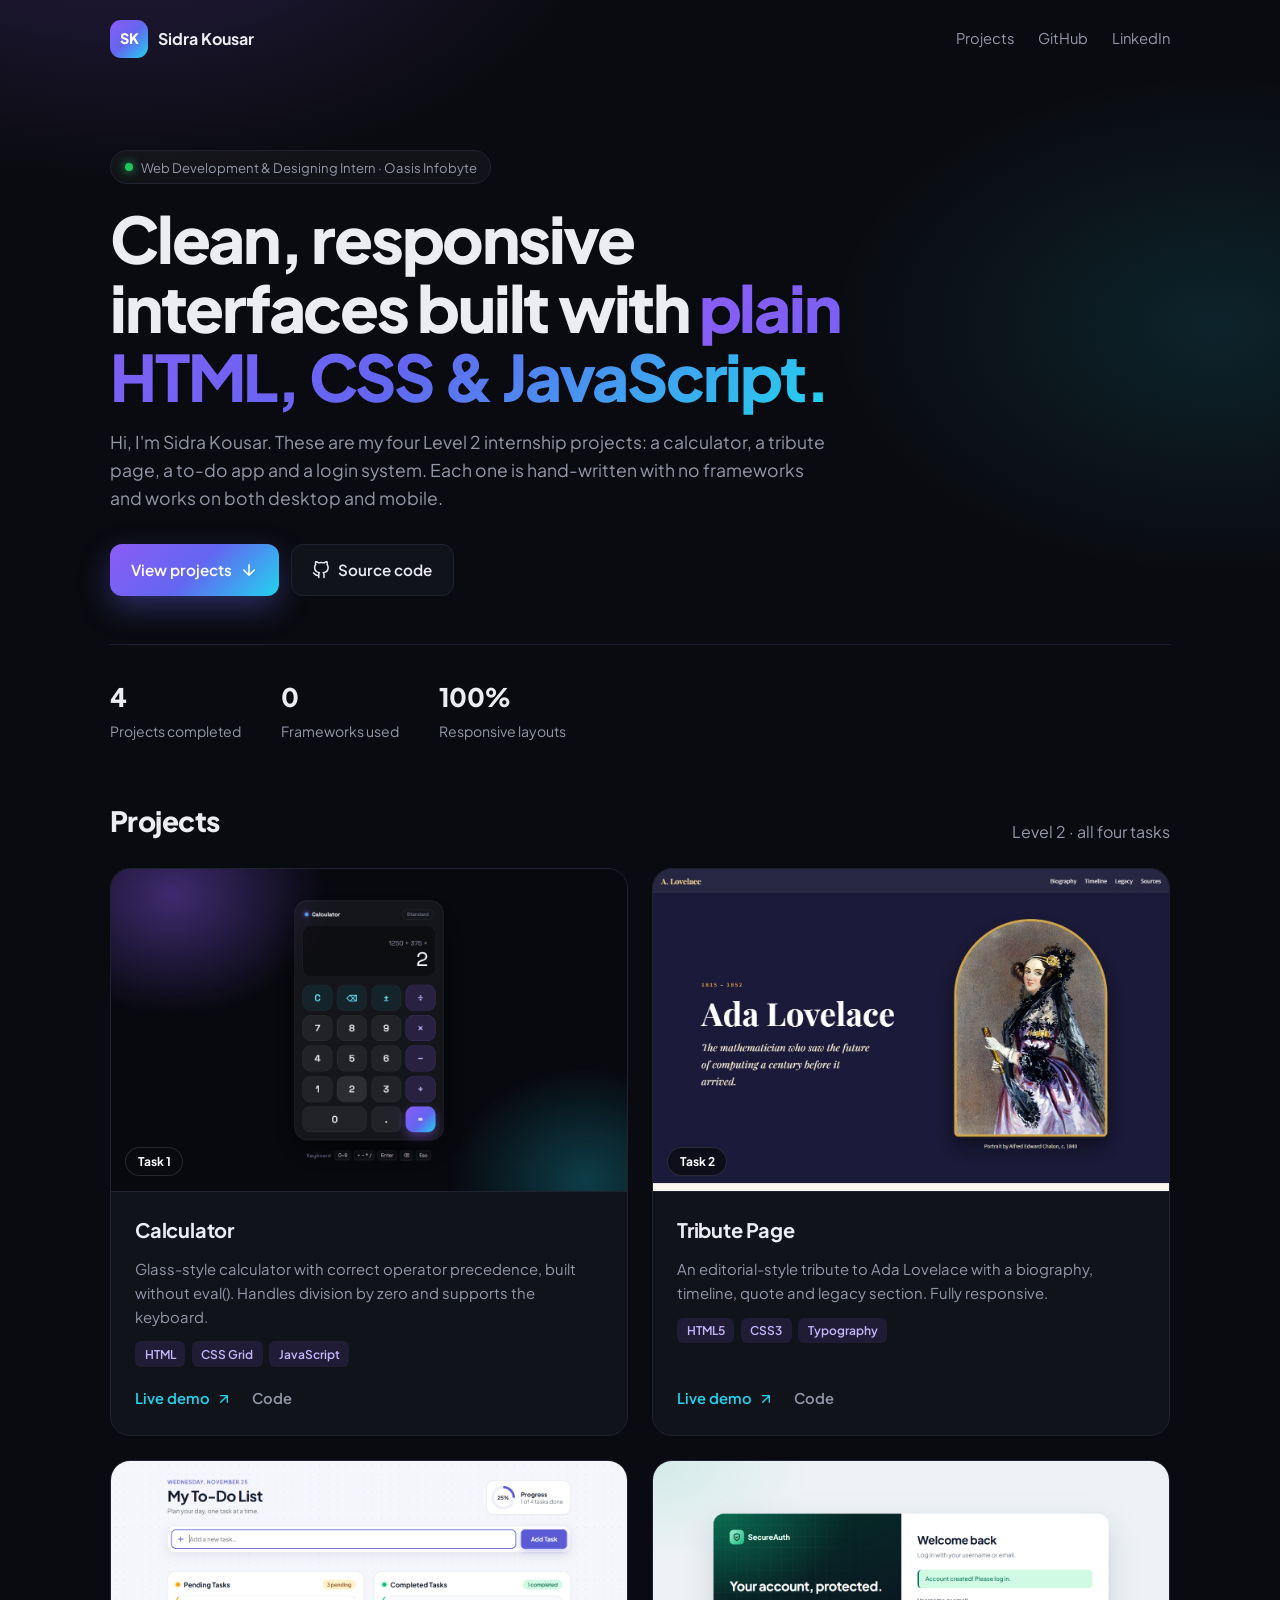
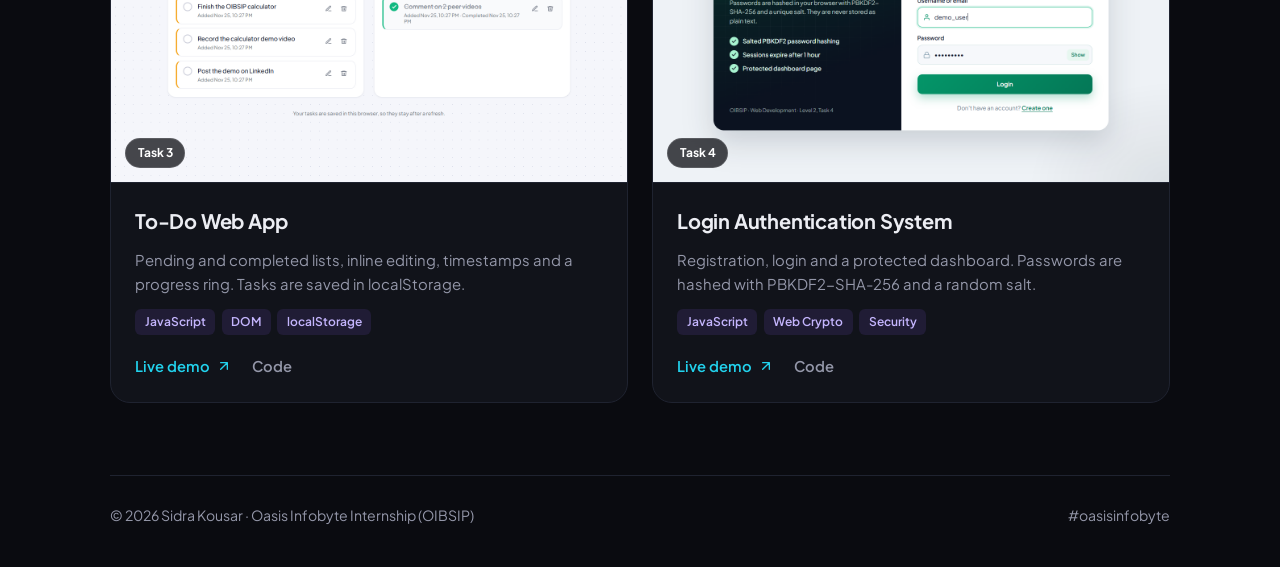
<file: index.html>
<!DOCTYPE html>
<html lang="en">
<head>
  <meta charset="UTF-8">
  <meta name="viewport" content="width=device-width, initial-scale=1.0">
  <meta name="description" content="Sidra Kousar's Web Development internship projects for Oasis Infobyte (OIBSIP).">
  <title>Sidra Kousar | OIBSIP Projects</title>
  <link rel="icon" href="data:image/svg+xml,%3Csvg xmlns='http://www.w3.org/2000/svg' viewBox='0 0 64 64'%3E%3Cdefs%3E%3ClinearGradient id='g' x1='0' y1='0' x2='1' y2='1'%3E%3Cstop offset='0' stop-color='%238b5cf6'/%3E%3Cstop offset='1' stop-color='%2322d3ee'/%3E%3C/linearGradient%3E%3C/defs%3E%3Crect width='64' height='64' rx='16' fill='url(%23g)'/%3E%3Ctext x='32' y='42' font-family='Arial,sans-serif' font-size='26' font-weight='700' fill='white' text-anchor='middle'%3ESK%3C/text%3E%3C/svg%3E">
  <link rel="preconnect" href="https://fonts.googleapis.com">
  <link rel="preconnect" href="https://fonts.gstatic.com" crossorigin>
  <link href="https://fonts.googleapis.com/css2?family=Plus+Jakarta+Sans:wght@400;500;600;700;800&display=swap" rel="stylesheet">
  <style>
    :root {
      --bg: #0a0b10;
      --surface: #11131a;
      --surface-2: #161924;
      --border: #1f2330;
      --text: #ecedf3;
      --text-muted: #9497a9;
      --violet: #8b5cf6;
      --cyan: #22d3ee;
      --gradient: linear-gradient(135deg, var(--violet), #6366f1 50%, var(--cyan));
    }

    *,
    *::before,
    *::after {
      box-sizing: border-box;
      margin: 0;
      padding: 0;
    }

    html {
      scroll-behavior: smooth;
    }

    body {
      min-height: 100vh;
      font-family: "Plus Jakarta Sans", "Segoe UI", system-ui, sans-serif;
      line-height: 1.6;
      color: var(--text);
      background-color: var(--bg);
      background-image:
        radial-gradient(50rem 30rem at 10% -5%, rgba(139, 92, 246, 0.22), transparent 60%),
        radial-gradient(40rem 26rem at 95% 15%, rgba(34, 211, 238, 0.12), transparent 60%);
      background-repeat: no-repeat;
    }

    a {
      color: inherit;
      text-decoration: none;
    }

    svg {
      fill: none;
      stroke: currentColor;
      stroke-width: 2;
      stroke-linecap: round;
      stroke-linejoin: round;
    }

    .container {
      max-width: 1100px;
      margin: 0 auto;
      padding: 0 1.25rem;
    }

    /* ===== Nav ===== */
    .nav {
      display: flex;
      align-items: center;
      justify-content: space-between;
      gap: 1rem;
      padding: 1.25rem 0;
    }

    .monogram {
      display: flex;
      align-items: center;
      gap: 0.65rem;
      font-weight: 700;
    }

    .monogram span:first-child {
      display: grid;
      place-items: center;
      width: 38px;
      height: 38px;
      border-radius: 11px;
      font-size: 0.9rem;
      font-weight: 800;
      color: #fff;
      background: var(--gradient);
    }

    .nav-links {
      display: flex;
      flex-wrap: wrap;
      gap: 0.25rem 1.5rem;
      list-style: none;
      font-size: 0.92rem;
      color: var(--text-muted);
    }

    .nav-links a:hover,
    .nav-links a:focus-visible {
      color: var(--text);
      outline: none;
    }

    /* ===== Hero ===== */
    .hero {
      padding: 4.5rem 0 3.5rem;
    }

    .pill {
      display: inline-flex;
      align-items: center;
      gap: 0.5rem;
      padding: 0.35rem 0.85rem;
      border: 1px solid var(--border);
      border-radius: 999px;
      font-size: 0.82rem;
      color: var(--text-muted);
      background: rgba(255, 255, 255, 0.03);
    }

    .pill i {
      width: 8px;
      height: 8px;
      border-radius: 50%;
      background: #22c55e;
      box-shadow: 0 0 10px #22c55e;
    }

    .hero h1 {
      max-width: 17ch;
      margin: 1.25rem 0 1rem;
      font-size: clamp(2.4rem, 6vw, 4rem);
      font-weight: 800;
      line-height: 1.08;
      letter-spacing: -0.035em;
    }

    .gradient-text {
      background: var(--gradient);
      -webkit-background-clip: text;
      background-clip: text;
      color: transparent;
    }

    .hero p {
      max-width: 56ch;
      font-size: 1.1rem;
      color: var(--text-muted);
    }

    .actions {
      display: flex;
      flex-wrap: wrap;
      gap: 0.75rem;
      margin-top: 2rem;
    }

    .btn {
      display: inline-flex;
      align-items: center;
      gap: 0.5rem;
      padding: 0.8rem 1.3rem;
      border-radius: 12px;
      font-weight: 600;
      font-size: 0.95rem;
      transition: transform 0.15s ease, background-color 0.15s ease, border-color 0.15s ease;
    }

    .btn svg {
      width: 18px;
      height: 18px;
    }

    .btn:hover {
      transform: translateY(-2px);
    }

    .btn:focus-visible {
      outline: 2px solid var(--cyan);
      outline-offset: 3px;
    }

    .btn-primary {
      color: #fff;
      background: var(--gradient);
      box-shadow: 0 12px 30px rgba(99, 102, 241, 0.35);
    }

    .btn-ghost {
      border: 1px solid var(--border);
      background: var(--surface);
    }

    .btn-ghost:hover {
      border-color: #2c3142;
    }

    .stats {
      display: flex;
      flex-wrap: wrap;
      gap: 2.5rem;
      margin-top: 3rem;
      padding-top: 2rem;
      border-top: 1px solid var(--border);
    }

    .stats strong {
      display: block;
      font-size: 1.6rem;
      font-weight: 800;
      letter-spacing: -0.02em;
    }

    .stats span {
      font-size: 0.88rem;
      color: var(--text-muted);
    }

    /* ===== Projects ===== */
    .section-head {
      display: flex;
      align-items: flex-end;
      justify-content: space-between;
      gap: 1rem;
      margin-bottom: 1.5rem;
    }

    .section-head h2 {
      font-size: 1.75rem;
      font-weight: 800;
      letter-spacing: -0.02em;
    }

    .section-head p {
      color: var(--text-muted);
    }

    .grid {
      display: grid;
      grid-template-columns: repeat(2, minmax(0, 1fr));
      gap: 1.5rem;
    }

    .card {
      display: flex;
      flex-direction: column;
      overflow: hidden;
      background: var(--surface);
      border: 1px solid var(--border);
      border-radius: 20px;
      transition: transform 0.2s ease, border-color 0.2s ease, box-shadow 0.2s ease;
    }

    .card:hover {
      transform: translateY(-4px);
      border-color: #2e3346;
      box-shadow: 0 24px 50px rgba(0, 0, 0, 0.45);
    }

    .thumb {
      position: relative;
      aspect-ratio: 16 / 10;
      overflow: hidden;
      background: var(--surface-2);
      border-bottom: 1px solid var(--border);
    }

    .thumb img {
      display: block;
      width: 100%;
      height: 100%;
      object-fit: cover;
      object-position: top center;
      transition: transform 0.4s ease;
    }

    .card:hover .thumb img {
      transform: scale(1.03);
    }

    .task-chip {
      position: absolute;
      bottom: 0.9rem;
      left: 0.9rem;
      padding: 0.25rem 0.7rem;
      border-radius: 999px;
      font-size: 0.75rem;
      font-weight: 700;
      color: #fff;
      background: rgba(10, 11, 16, 0.75);
      backdrop-filter: blur(6px);
      border: 1px solid rgba(255, 255, 255, 0.12);
    }

    .card-body {
      display: flex;
      flex: 1;
      flex-direction: column;
      gap: 0.75rem;
      padding: 1.4rem 1.5rem 1.5rem;
    }

    .card h3 {
      font-size: 1.25rem;
      letter-spacing: -0.01em;
    }

    .card p {
      font-size: 0.93rem;
      color: var(--text-muted);
    }

    .tags {
      display: flex;
      flex-wrap: wrap;
      gap: 0.4rem;
      list-style: none;
    }

    .tags li {
      padding: 0.2rem 0.6rem;
      border-radius: 6px;
      font-size: 0.75rem;
      font-weight: 600;
      color: #c4b5fd;
      background: rgba(139, 92, 246, 0.12);
    }

    .card-links {
      display: flex;
      gap: 1.25rem;
      margin-top: auto;
      padding-top: 0.5rem;
      font-size: 0.92rem;
      font-weight: 600;
    }

    .card-links a {
      display: inline-flex;
      align-items: center;
      gap: 0.35rem;
    }

    .card-links a:first-child {
      color: var(--cyan);
    }

    .card-links a:last-child {
      color: var(--text-muted);
    }

    .card-links a:hover {
      color: var(--text);
    }

    .card-links svg {
      width: 16px;
      height: 16px;
    }

    /* ===== Footer ===== */
    .footer {
      display: flex;
      flex-wrap: wrap;
      justify-content: space-between;
      gap: 1rem;
      margin-top: 4.5rem;
      padding: 1.75rem 0 2.5rem;
      border-top: 1px solid var(--border);
      font-size: 0.88rem;
      color: var(--text-muted);
    }

    .footer a:hover {
      color: var(--text);
    }

    @media (max-width: 760px) {
      .grid {
        grid-template-columns: minmax(0, 1fr);
      }

      .hero {
        padding: 3rem 0 2.5rem;
      }

      .section-head {
        flex-direction: column;
        align-items: flex-start;
      }

      .nav-links {
        gap: 0.25rem 1rem;
      }
    }

    @media (max-width: 420px) {
      .monogram span:last-child {
        display: none;
      }
    }
  </style>
</head>
<body>
  <div class="container">
    <nav class="nav" aria-label="Main">
      <a href="#" class="monogram"><span>SK</span><span>Sidra Kousar</span></a>
      <ul class="nav-links">
        <li><a href="#projects">Projects</a></li>
        <li><a href="https://github.com/Sidragithb/OIBSIP" target="_blank" rel="noopener noreferrer">GitHub</a></li>
        <li><a href="https://www.linkedin.com/in/sidra-kousar-588848283/" target="_blank" rel="noopener noreferrer">LinkedIn</a></li>
      </ul>
    </nav>

    <header class="hero">
      <span class="pill"><i aria-hidden="true"></i>Web Development &amp; Designing Intern &middot; Oasis Infobyte</span>
      <h1>Clean, responsive interfaces built with <span class="gradient-text">plain HTML, CSS &amp; JavaScript.</span></h1>
      <p>Hi, I'm Sidra Kousar. These are my four Level 2 internship projects: a calculator, a tribute page, a to-do app and a login system. Each one is hand-written with no frameworks and works on both desktop and mobile.</p>
      <div class="actions">
        <a class="btn btn-primary" href="#projects">
          View projects
          <svg viewBox="0 0 24 24" aria-hidden="true"><path d="M12 5v14M19 12l-7 7-7-7"/></svg>
        </a>
        <a class="btn btn-ghost" href="https://github.com/Sidragithb/OIBSIP" target="_blank" rel="noopener noreferrer">
          <svg viewBox="0 0 24 24" aria-hidden="true"><path d="M9 19c-5 1.5-5-2.5-7-3m14 6v-3.9a3.4 3.4 0 0 0-.9-2.6c3.1-.4 6.4-1.5 6.4-7A5.4 5.4 0 0 0 20 4.8 5 5 0 0 0 19.9 1S18.7.6 16 2.5a13.4 13.4 0 0 0-7 0C6.3.6 5.1 1 5.1 1A5 5 0 0 0 5 4.8a5.4 5.4 0 0 0-1.5 3.7c0 5.5 3.3 6.6 6.4 7a3.4 3.4 0 0 0-.9 2.6V22"/></svg>
          Source code
        </a>
      </div>
      <div class="stats">
        <div><strong>4</strong><span>Projects completed</span></div>
        <div><strong>0</strong><span>Frameworks used</span></div>
        <div><strong>100%</strong><span>Responsive layouts</span></div>
      </div>
    </header>

    <main id="projects">
      <div class="section-head">
        <h2>Projects</h2>
        <p>Level 2 &middot; all four tasks</p>
      </div>

      <div class="grid">
        <article class="card">
          <a class="thumb" href="WebDev-L2-Calculator/" aria-label="Open Calculator demo">
            <img src="WebDev-L2-Calculator/screenshots/desktop.png" alt="Calculator screenshot" loading="lazy">
            <span class="task-chip">Task 1</span>
          </a>
          <div class="card-body">
            <h3>Calculator</h3>
            <p>Glass-style calculator with correct operator precedence, built without eval(). Handles division by zero and supports the keyboard.</p>
            <ul class="tags"><li>HTML</li><li>CSS Grid</li><li>JavaScript</li></ul>
            <div class="card-links">
              <a href="WebDev-L2-Calculator/">Live demo <svg viewBox="0 0 24 24" aria-hidden="true"><path d="M7 17 17 7M7 7h10v10"/></svg></a>
              <a href="https://github.com/Sidragithb/OIBSIP/tree/main/WebDev-L2-Calculator" target="_blank" rel="noopener noreferrer">Code</a>
            </div>
          </div>
        </article>

        <article class="card">
          <a class="thumb" href="WebDev-L2-TributePage/" aria-label="Open Tribute Page demo">
            <img src="WebDev-L2-TributePage/screenshots/desktop.jpeg" alt="Tribute page screenshot" loading="lazy">
            <span class="task-chip">Task 2</span>
          </a>
          <div class="card-body">
            <h3>Tribute Page</h3>
            <p>An editorial-style tribute to Ada Lovelace with a biography, timeline, quote and legacy section. Fully responsive.</p>
            <ul class="tags"><li>HTML5</li><li>CSS3</li><li>Typography</li></ul>
            <div class="card-links">
              <a href="WebDev-L2-TributePage/">Live demo <svg viewBox="0 0 24 24" aria-hidden="true"><path d="M7 17 17 7M7 7h10v10"/></svg></a>
              <a href="https://github.com/Sidragithb/OIBSIP/tree/main/WebDev-L2-TributePage" target="_blank" rel="noopener noreferrer">Code</a>
            </div>
          </div>
        </article>

        <article class="card">
          <a class="thumb" href="WebDev-L2-TodoApp/" aria-label="Open To-Do App demo">
            <img src="WebDev-L2-TodoApp/screenshots/desktop.png" alt="To-do app screenshot" loading="lazy">
            <span class="task-chip">Task 3</span>
          </a>
          <div class="card-body">
            <h3>To-Do Web App</h3>
            <p>Pending and completed lists, inline editing, timestamps and a progress ring. Tasks are saved in localStorage.</p>
            <ul class="tags"><li>JavaScript</li><li>DOM</li><li>localStorage</li></ul>
            <div class="card-links">
              <a href="WebDev-L2-TodoApp/">Live demo <svg viewBox="0 0 24 24" aria-hidden="true"><path d="M7 17 17 7M7 7h10v10"/></svg></a>
              <a href="https://github.com/Sidragithb/OIBSIP/tree/main/WebDev-L2-TodoApp" target="_blank" rel="noopener noreferrer">Code</a>
            </div>
          </div>
        </article>

        <article class="card">
          <a class="thumb" href="WebDev-L2-LoginAuth/" aria-label="Open Login System demo">
            <img src="WebDev-L2-LoginAuth/screenshots/login.png" alt="Login system screenshot" loading="lazy">
            <span class="task-chip">Task 4</span>
          </a>
          <div class="card-body">
            <h3>Login Authentication System</h3>
            <p>Registration, login and a protected dashboard. Passwords are hashed with PBKDF2-SHA-256 and a random salt.</p>
            <ul class="tags"><li>JavaScript</li><li>Web Crypto</li><li>Security</li></ul>
            <div class="card-links">
              <a href="WebDev-L2-LoginAuth/">Live demo <svg viewBox="0 0 24 24" aria-hidden="true"><path d="M7 17 17 7M7 7h10v10"/></svg></a>
              <a href="https://github.com/Sidragithb/OIBSIP/tree/main/WebDev-L2-LoginAuth" target="_blank" rel="noopener noreferrer">Code</a>
            </div>
          </div>
        </article>
      </div>
    </main>

    <footer class="footer">
      <span>&copy; 2026 Sidra Kousar &middot; Oasis Infobyte Internship (OIBSIP)</span>
      <span>#oasisinfobyte</span>
    </footer>
  </div>
</body>
</html>
</file>
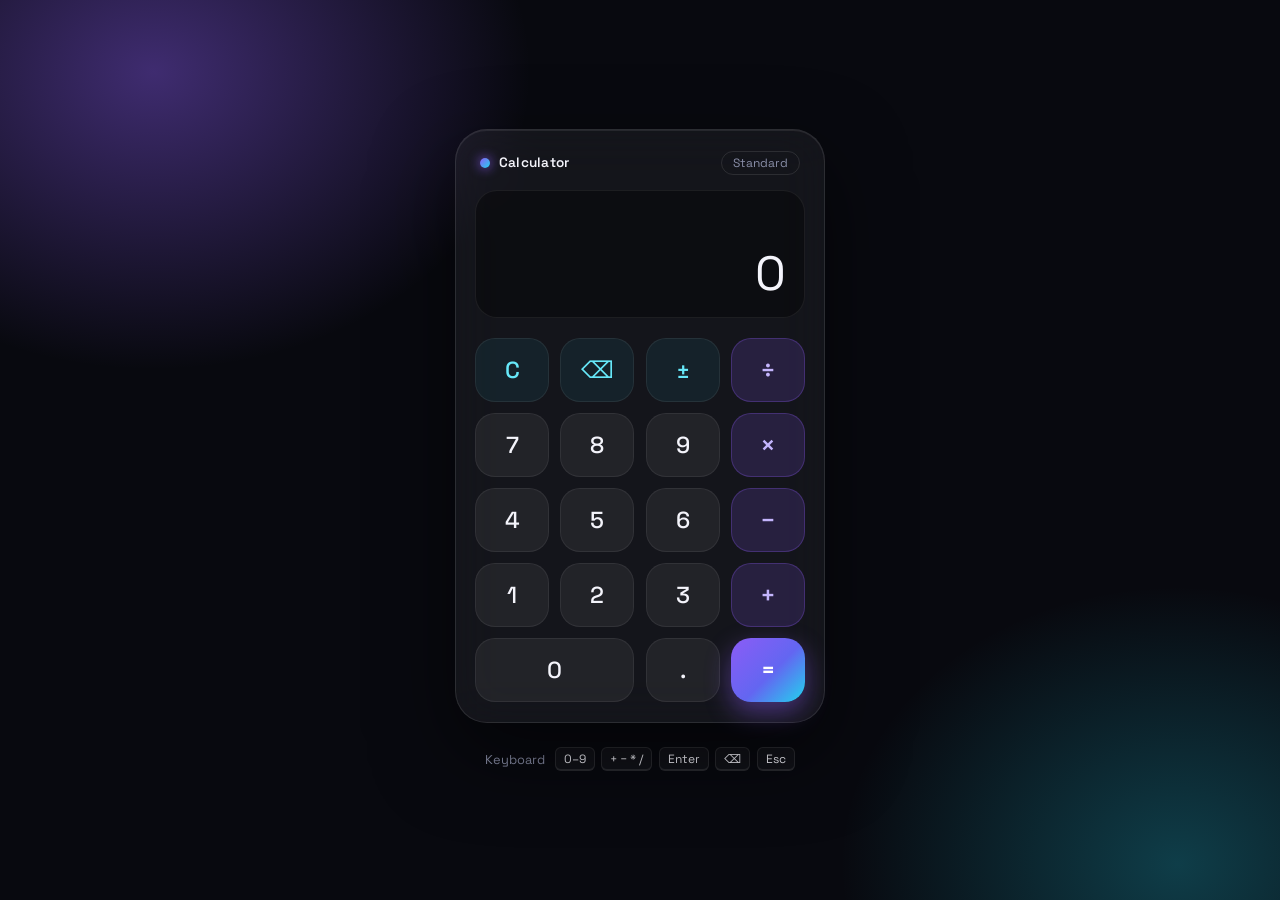
<file: WebDev-L2-Calculator/index.html>
<!DOCTYPE html>
<html lang="en">
<head>
  <meta charset="UTF-8">
  <meta name="viewport" content="width=device-width, initial-scale=1.0">
  <meta name="description" content="A browser-based calculator built with HTML, CSS Grid and vanilla JavaScript.">
  <title>Calculator | OIBSIP Web Development</title>
  <link rel="icon" href="data:image/svg+xml,%3Csvg xmlns='http://www.w3.org/2000/svg' viewBox='0 0 64 64'%3E%3Cdefs%3E%3ClinearGradient id='g' x1='0' y1='0' x2='1' y2='1'%3E%3Cstop offset='0' stop-color='%238b5cf6'/%3E%3Cstop offset='1' stop-color='%2322d3ee'/%3E%3C/linearGradient%3E%3C/defs%3E%3Crect width='64' height='64' rx='16' fill='url(%23g)'/%3E%3Cpath d='M20 26h24M20 38h24' stroke='white' stroke-width='6' stroke-linecap='round'/%3E%3C/svg%3E">
  <link rel="preconnect" href="https://fonts.googleapis.com">
  <link rel="preconnect" href="https://fonts.gstatic.com" crossorigin>
  <link href="https://fonts.googleapis.com/css2?family=Space+Grotesk:wght@400;500;600&display=swap" rel="stylesheet">
  <link rel="stylesheet" href="style.css">
</head>
<body>
  <main class="calculator" aria-label="Calculator">
    <div class="calc-header">
      <span class="calc-title"><span class="calc-dot" aria-hidden="true"></span>Calculator</span>
      <span class="calc-mode">Standard</span>
    </div>

    <!-- Display: the top line shows the expression, the bottom line shows the current number or result -->
    <div class="display" role="status" aria-live="polite">
      <div class="expression" id="expression"></div>
      <div class="current" id="current">0</div>
    </div>

    <!-- Buttons: no inline onclick attributes; listeners are attached in script.js -->
    <div class="keys">
      <button type="button" class="key key-fn" data-action="clear" aria-label="Clear">C</button>
      <button type="button" class="key key-fn" data-action="backspace" aria-label="Backspace">&#9003;</button>
      <button type="button" class="key key-fn" data-action="sign" aria-label="Toggle positive or negative">&plusmn;</button>
      <button type="button" class="key key-op" data-operator="÷" aria-label="Divide">&divide;</button>

      <button type="button" class="key" data-digit="7">7</button>
      <button type="button" class="key" data-digit="8">8</button>
      <button type="button" class="key" data-digit="9">9</button>
      <button type="button" class="key key-op" data-operator="×" aria-label="Multiply">&times;</button>

      <button type="button" class="key" data-digit="4">4</button>
      <button type="button" class="key" data-digit="5">5</button>
      <button type="button" class="key" data-digit="6">6</button>
      <button type="button" class="key key-op" data-operator="−" aria-label="Subtract">&minus;</button>

      <button type="button" class="key" data-digit="1">1</button>
      <button type="button" class="key" data-digit="2">2</button>
      <button type="button" class="key" data-digit="3">3</button>
      <button type="button" class="key key-op" data-operator="+" aria-label="Add">+</button>

      <button type="button" class="key key-zero" data-digit="0">0</button>
      <button type="button" class="key" data-action="decimal" aria-label="Decimal point">.</button>
      <button type="button" class="key key-equals" data-action="equals" aria-label="Equals">=</button>
    </div>
  </main>

  <p class="hint">
    <span>Keyboard</span>
    <kbd>0&ndash;9</kbd><kbd>+ &minus; * /</kbd><kbd>Enter</kbd><kbd>&#9003;</kbd><kbd>Esc</kbd>
  </p>

  <script src="script.js"></script>
</body>
</html>
</file>
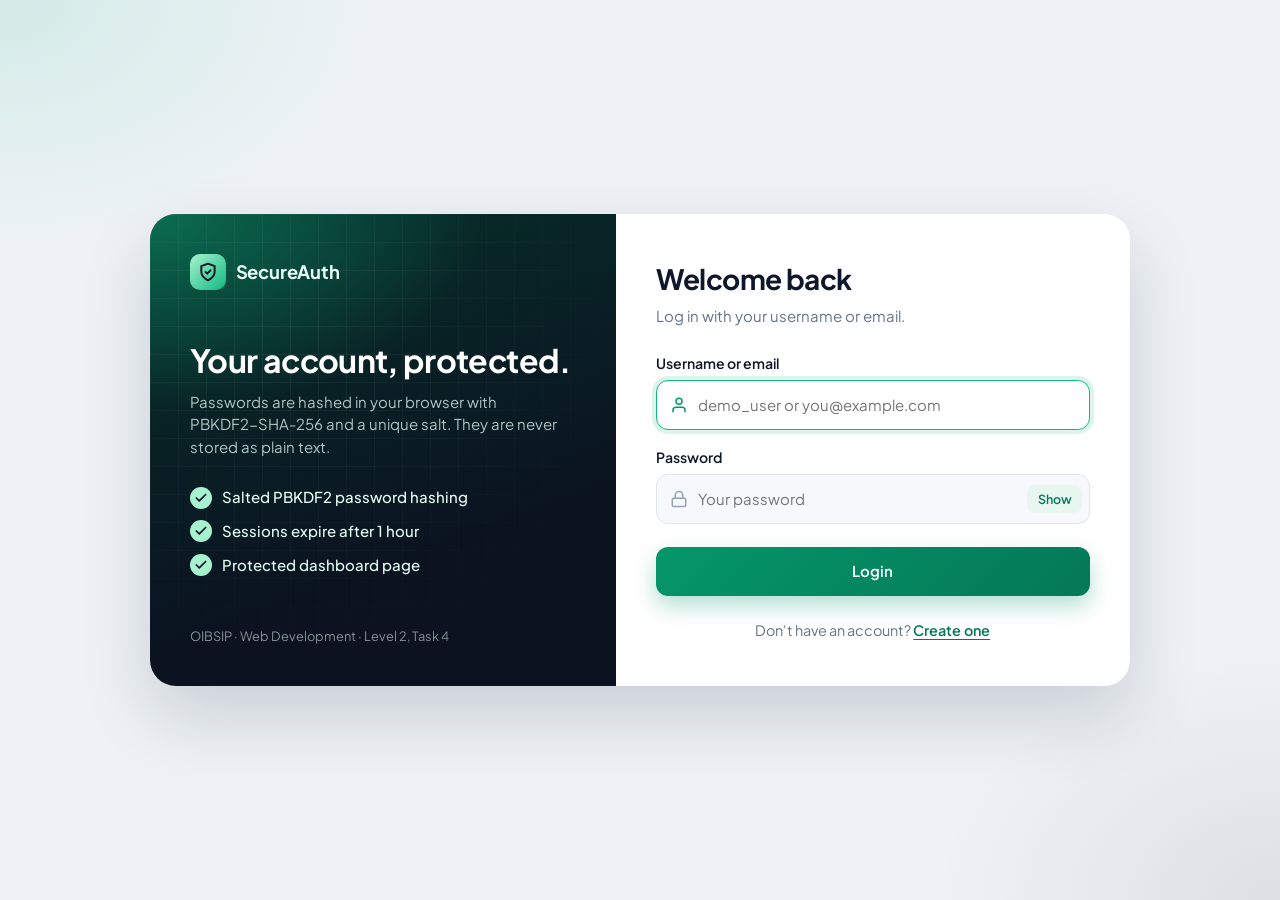
<file: WebDev-L2-LoginAuth/index.html>
<!DOCTYPE html>
<html lang="en">
<head>
  <meta charset="UTF-8">
  <meta name="viewport" content="width=device-width, initial-scale=1.0">
  <meta name="description" content="Login page of a client-side authentication system.">
  <title>Login | SecureAuth</title>
  <link rel="icon" href="data:image/svg+xml,%3Csvg xmlns='http://www.w3.org/2000/svg' viewBox='0 0 64 64'%3E%3Crect width='64' height='64' rx='16' fill='%230b1220'/%3E%3Cpath d='M32 52s14-7 14-18V20l-14-5-14 5v14c0 11 14 18 14 18z' fill='%2310b981'/%3E%3Cpath d='m26 33 5 5 8-9' fill='none' stroke='%230b1220' stroke-width='4' stroke-linecap='round' stroke-linejoin='round'/%3E%3C/svg%3E">
  <link rel="preconnect" href="https://fonts.googleapis.com">
  <link rel="preconnect" href="https://fonts.gstatic.com" crossorigin>
  <link href="https://fonts.googleapis.com/css2?family=Plus+Jakarta+Sans:wght@400;500;600;700&display=swap" rel="stylesheet">
  <link rel="stylesheet" href="style.css">
</head>
<body class="auth-page">
  <div class="auth-shell">
    <!-- Left: brand panel -->
    <aside class="auth-brand">
      <div class="brand">
        <span class="brand-logo" aria-hidden="true">
          <svg viewBox="0 0 24 24"><path d="M12 22s8-4 8-10V5l-8-3-8 3v7c0 6 8 10 8 10z"/><path d="m9 12 2 2 4-4"/></svg>
        </span>
        <span class="brand-name">SecureAuth</span>
      </div>
      <div class="brand-copy">
        <h2>Your account, protected.</h2>
        <p>Passwords are hashed in your browser with PBKDF2-SHA-256 and a unique salt. They are never stored as plain text.</p>
        <ul class="brand-points">
          <li><svg viewBox="0 0 24 24" aria-hidden="true"><path d="M20 6 9 17l-5-5"/></svg>Salted PBKDF2 password hashing</li>
          <li><svg viewBox="0 0 24 24" aria-hidden="true"><path d="M20 6 9 17l-5-5"/></svg>Sessions expire after 1 hour</li>
          <li><svg viewBox="0 0 24 24" aria-hidden="true"><path d="M20 6 9 17l-5-5"/></svg>Protected dashboard page</li>
        </ul>
      </div>
      <p class="brand-foot">OIBSIP &middot; Web Development &middot; Level 2, Task 4</p>
    </aside>

    <!-- Right: login form -->
    <main class="auth-card">
      <h1>Welcome back</h1>
      <p class="lead">Log in with your username or email.</p>

      <div id="alert" class="alert" role="alert" hidden></div>

      <form id="login-form" novalidate>
        <div class="field">
          <label for="identifier">Username or email</label>
          <div class="input-wrap">
            <svg class="input-icon" viewBox="0 0 24 24" aria-hidden="true"><path d="M20 21v-2a4 4 0 0 0-4-4H8a4 4 0 0 0-4 4v2"/><circle cx="12" cy="7" r="4"/></svg>
            <input id="identifier" name="identifier" type="text" autocomplete="username" placeholder="demo_user or you@example.com" autofocus>
          </div>
          <p class="field-error" id="identifier-error"></p>
        </div>

        <div class="field">
          <label for="password">Password</label>
          <div class="input-wrap has-toggle">
            <svg class="input-icon" viewBox="0 0 24 24" aria-hidden="true"><rect x="3" y="11" width="18" height="11" rx="2"/><path d="M7 11V7a5 5 0 0 1 10 0v4"/></svg>
            <input id="password" name="password" type="password" autocomplete="current-password" placeholder="Your password">
            <button type="button" class="toggle-password" data-target="password" aria-pressed="false" aria-label="Show password">Show</button>
          </div>
          <p class="field-error" id="password-error"></p>
        </div>

        <button type="submit" id="submit-btn" class="btn btn-primary">Login</button>
      </form>

      <p class="switch">Don't have an account? <a href="register.html">Create one</a></p>
    </main>
  </div>

  <script src="auth.js"></script>
  <script src="login.js"></script>
</body>
</html>
</file>
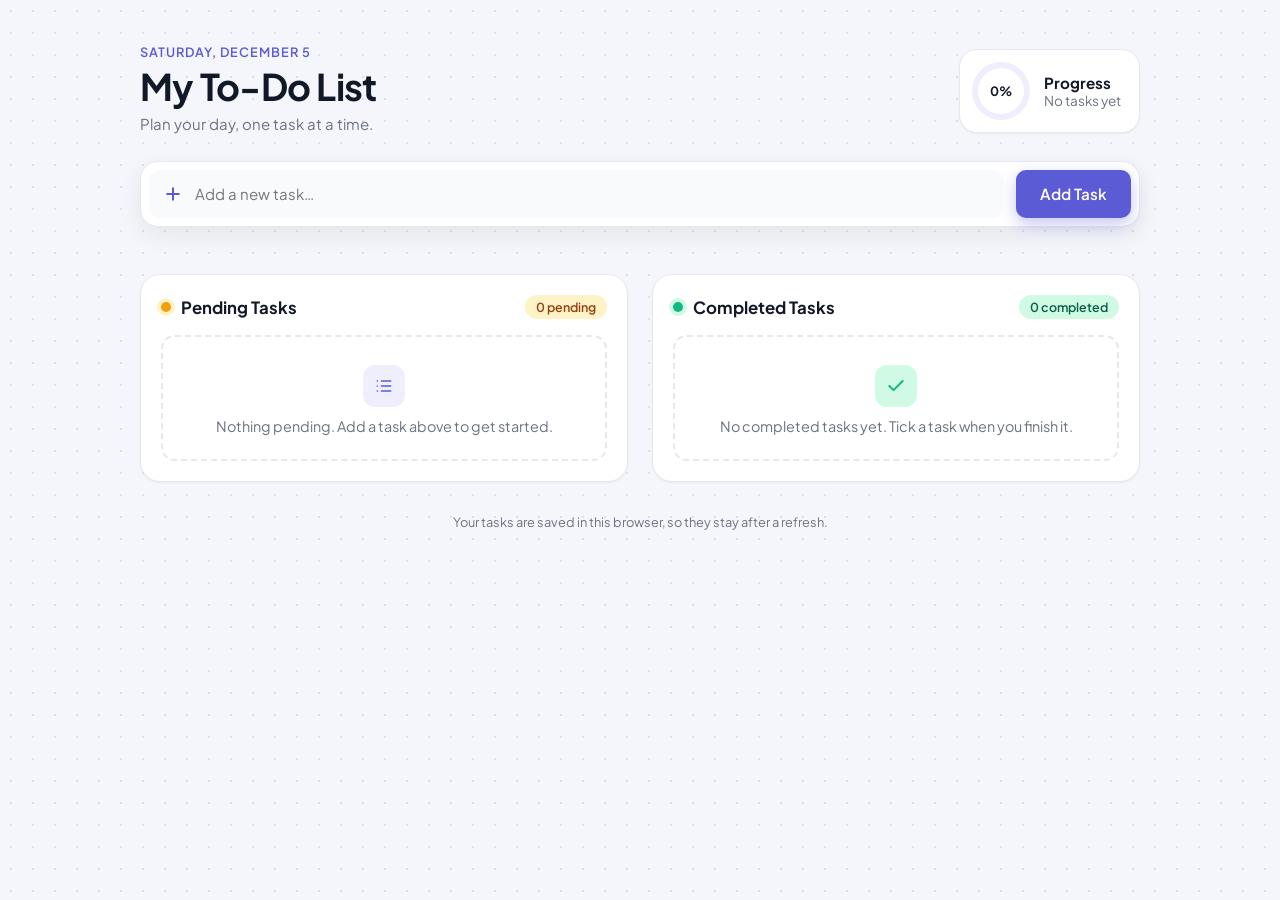
<file: WebDev-L2-TodoApp/index.html>
<!DOCTYPE html>
<html lang="en">
<head>
  <meta charset="UTF-8">
  <meta name="viewport" content="width=device-width, initial-scale=1.0">
  <meta name="description" content="A to-do list app with pending and completed lists, inline editing and localStorage persistence.">
  <title>To-Do App | OIBSIP Web Development</title>
  <link rel="icon" href="data:image/svg+xml,%3Csvg xmlns='http://www.w3.org/2000/svg' viewBox='0 0 64 64'%3E%3Crect width='64' height='64' rx='16' fill='%235b5bd6'/%3E%3Cpath d='M19 33l9 9 17-19' fill='none' stroke='white' stroke-width='6' stroke-linecap='round' stroke-linejoin='round'/%3E%3C/svg%3E">
  <link rel="preconnect" href="https://fonts.googleapis.com">
  <link rel="preconnect" href="https://fonts.gstatic.com" crossorigin>
  <link href="https://fonts.googleapis.com/css2?family=Plus+Jakarta+Sans:wght@400;500;600;700&display=swap" rel="stylesheet">
  <link rel="stylesheet" href="style.css">
</head>
<body>
  <main class="app">
    <header class="app-header">
      <div class="heading">
        <p class="eyebrow" id="today-date">Today</p>
        <h1>My To-Do List</h1>
        <p class="subtitle">Plan your day, one task at a time.</p>
      </div>

      <!-- Progress ring: filled by script.js -->
      <div class="progress-card">
        <div class="progress-ring" id="progress-ring" role="img" aria-label="0% of tasks completed">
          <span id="progress-value">0%</span>
        </div>
        <div class="progress-info">
          <strong>Progress</strong>
          <span id="progress-text">No tasks yet</span>
        </div>
      </div>
    </header>

    <!-- Add a task -->
    <form id="task-form" class="task-form" novalidate>
      <div class="input-wrap">
        <svg class="input-icon" viewBox="0 0 24 24" aria-hidden="true"><path d="M12 5v14M5 12h14"/></svg>
        <label for="task-input" class="visually-hidden">New task</label>
        <input
          id="task-input"
          type="text"
          placeholder="Add a new task…"
          maxlength="120"
          autocomplete="off"
        >
      </div>
      <button type="submit" class="btn btn-primary">Add Task</button>
    </form>
    <p id="form-error" class="form-error" role="alert"></p>

    <div class="lists">
      <!-- Pending tasks -->
      <section class="panel" aria-labelledby="pending-heading">
        <div class="panel-header">
          <h2 id="pending-heading"><span class="dot dot-pending" aria-hidden="true"></span>Pending Tasks</h2>
          <span id="pending-count" class="count count-pending">0 pending</span>
        </div>
        <ul id="pending-list" class="task-list"></ul>
        <p id="pending-empty" class="empty-state">
          Nothing pending. Add a task above to get started.
        </p>
      </section>

      <!-- Completed tasks -->
      <section class="panel" aria-labelledby="completed-heading">
        <div class="panel-header">
          <h2 id="completed-heading"><span class="dot dot-done" aria-hidden="true"></span>Completed Tasks</h2>
          <span id="completed-count" class="count count-done">0 completed</span>
        </div>
        <ul id="completed-list" class="task-list"></ul>
        <p id="completed-empty" class="empty-state empty-done">
          No completed tasks yet. Tick a task when you finish it.
        </p>
      </section>
    </div>

    <footer class="app-footer">
      Your tasks are saved in this browser, so they stay after a refresh.
    </footer>
  </main>

  <script src="script.js"></script>
</body>
</html>
</file>
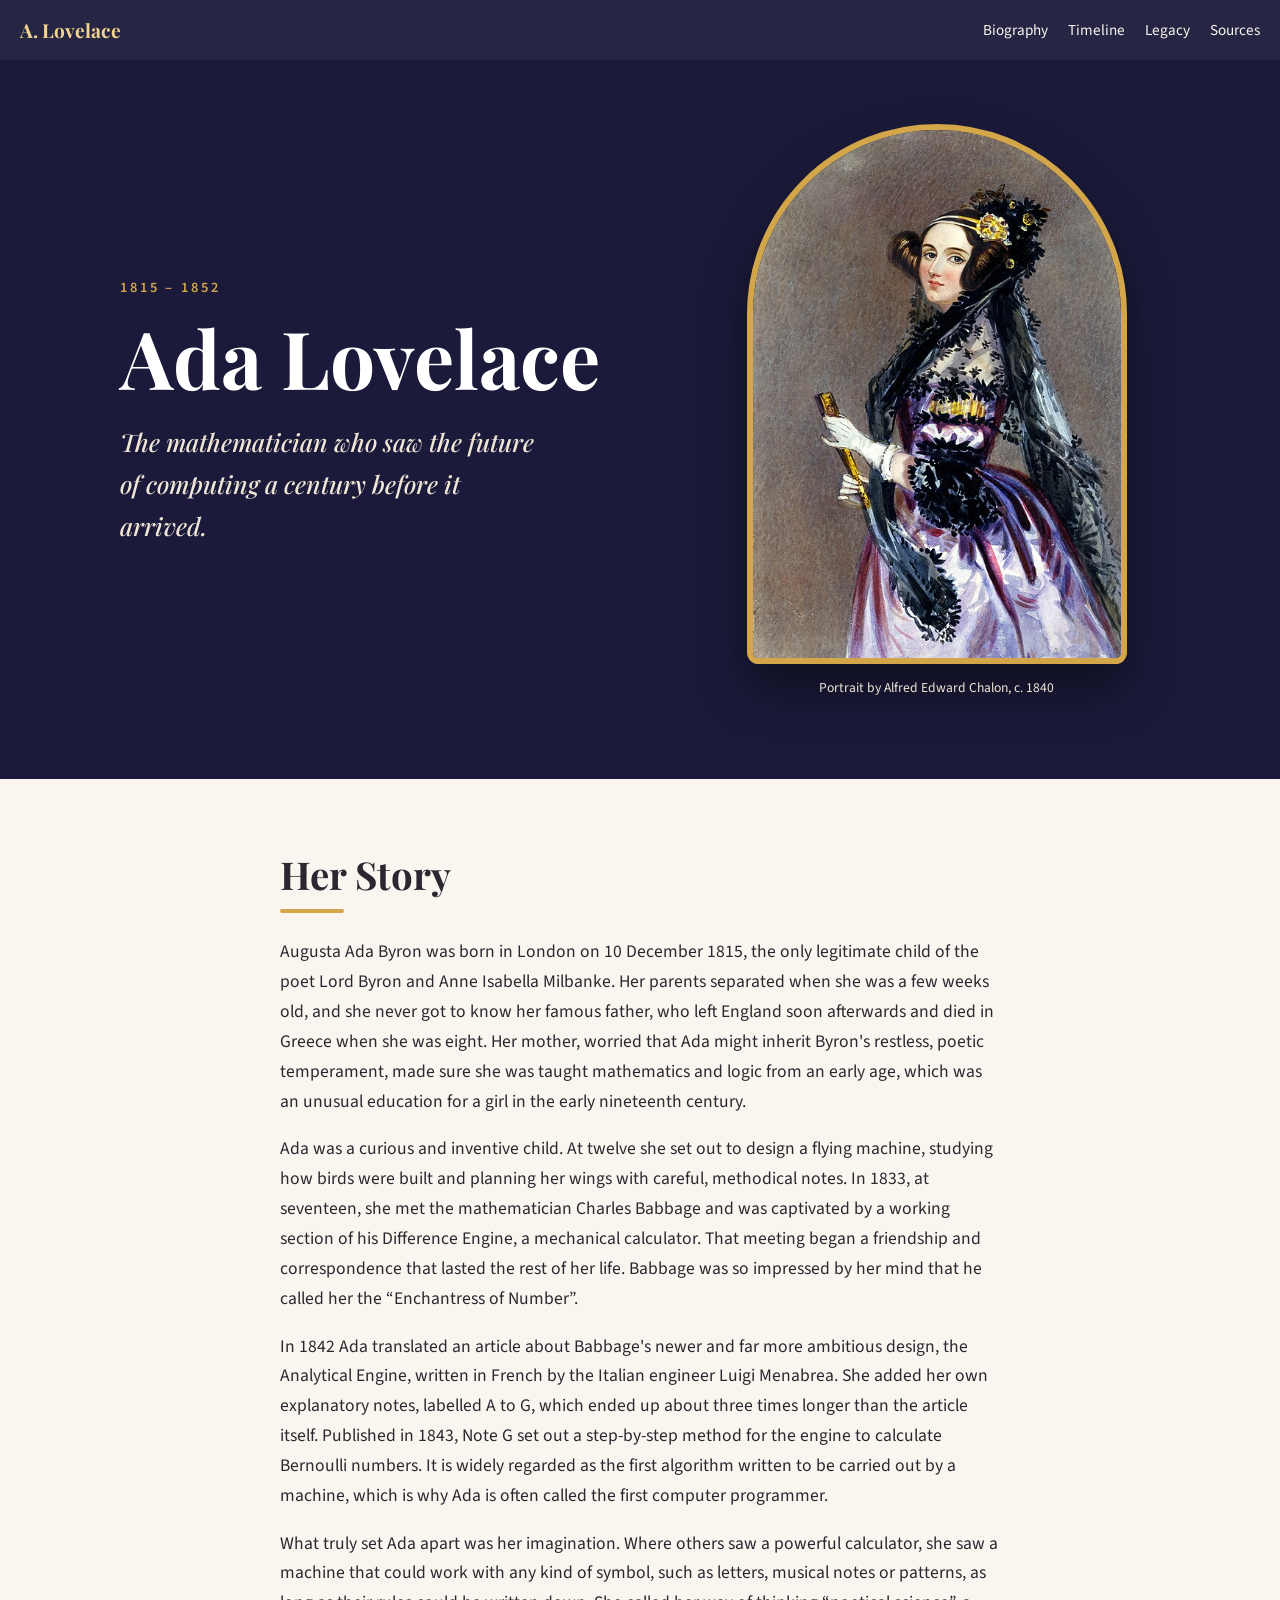
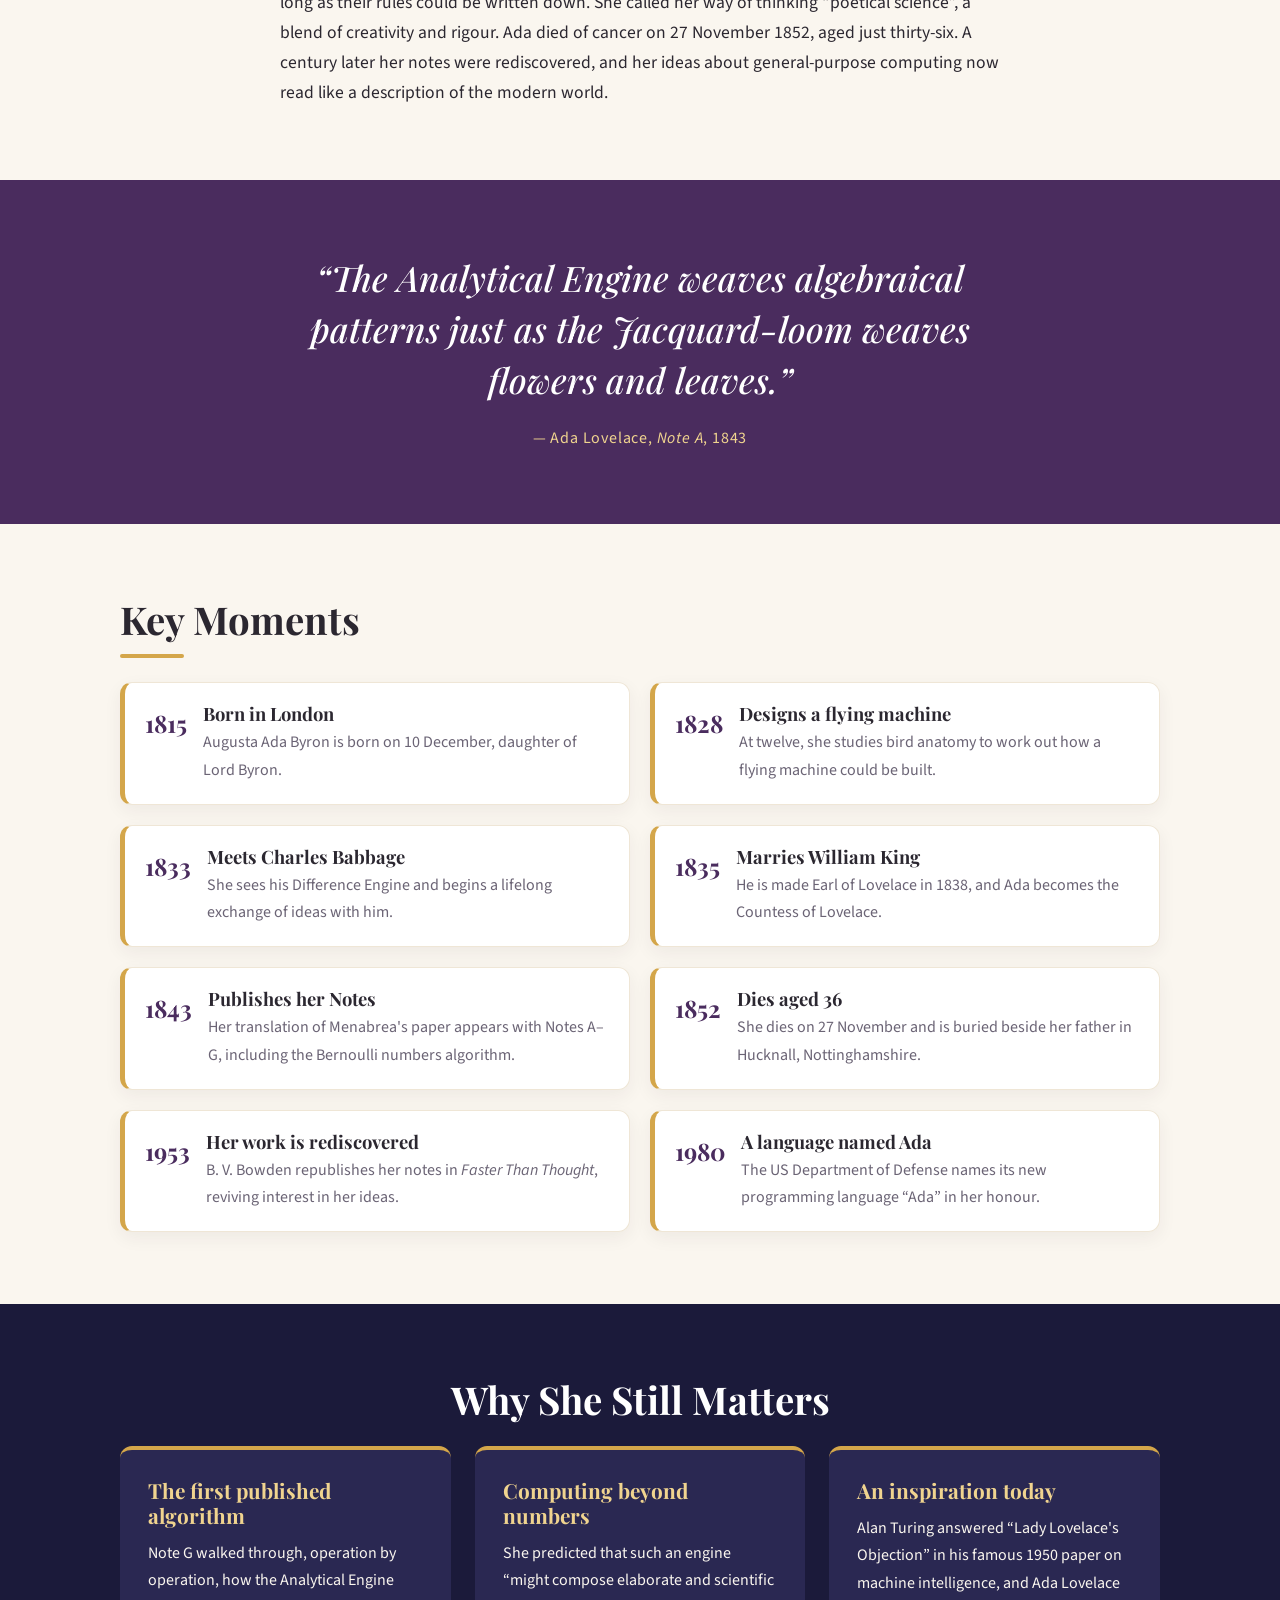
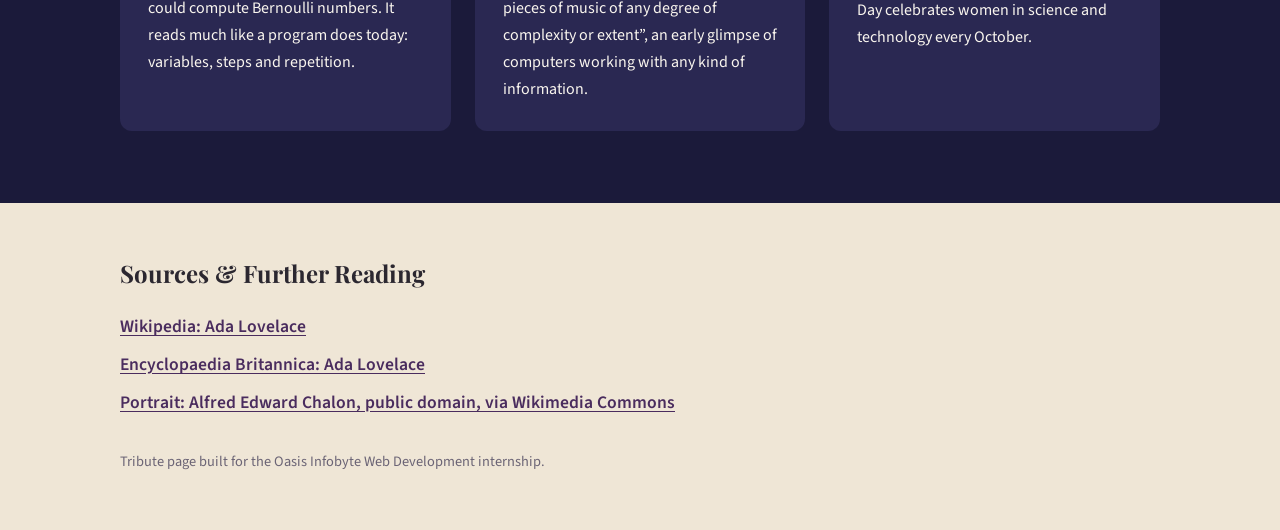
<file: WebDev-L2-TributePage/index.html>
<!DOCTYPE html>
<html lang="en">
<head>
  <meta charset="UTF-8">
  <meta name="viewport" content="width=device-width, initial-scale=1.0">
  <meta name="description" content="A tribute page to Ada Lovelace, mathematician and author of the first published computer program.">
  <title>Ada Lovelace — A Tribute | OIBSIP Web Development</title>
  <link rel="icon" href="data:image/svg+xml,%3Csvg xmlns='http://www.w3.org/2000/svg' viewBox='0 0 64 64'%3E%3Crect width='64' height='64' rx='16' fill='%231b1a3a'/%3E%3Ctext x='32' y='45' font-family='Georgia,serif' font-size='38' font-weight='700' fill='%23d4a64a' text-anchor='middle'%3EA%3C/text%3E%3C/svg%3E">
  <link rel="preconnect" href="https://fonts.googleapis.com">
  <link rel="preconnect" href="https://fonts.gstatic.com" crossorigin>
  <link href="https://fonts.googleapis.com/css2?family=Playfair+Display:ital,wght@0,600;0,700;1,500&family=Source+Sans+3:wght@400;600&display=swap" rel="stylesheet">
  <link rel="stylesheet" href="style.css">
</head>
<body>
  <nav class="site-nav" aria-label="Page sections">
    <a href="#top" class="nav-brand">A. Lovelace</a>
    <ul>
      <li><a href="#biography">Biography</a></li>
      <li><a href="#timeline">Timeline</a></li>
      <li><a href="#legacy">Legacy</a></li>
      <li><a href="#sources">Sources</a></li>
    </ul>
  </nav>

  <!-- ===== Hero: name, tagline and portrait ===== -->
  <header id="top" class="hero">
    <div class="hero-inner">
      <div class="hero-text">
        <p class="eyebrow">1815 &ndash; 1852</p>
        <h1 id="title">Ada Lovelace</h1>
        <p class="tagline">The mathematician who saw the future of computing a century before it arrived.</p>
      </div>
      <figure id="img-div" class="hero-figure">
        <img
          id="image"
          src="images/ada-lovelace.jpg"
          alt="Watercolour portrait of Ada Lovelace in a lilac dress with a dark lace shawl, holding a fan"
          width="500"
          height="718"
        >
        <figcaption id="img-caption">
          Portrait by Alfred Edward Chalon, c. 1840
        </figcaption>
      </figure>
    </div>
  </header>

  <main>
    <!-- ===== Biography ===== -->
    <section id="biography" class="section section-light">
      <div class="container narrow">
        <h2>Her Story</h2>
        <p>
          Augusta Ada Byron was born in London on 10 December 1815, the only legitimate child of
          the poet Lord Byron and Anne Isabella Milbanke. Her parents separated when she was a few
          weeks old, and she never got to know her famous father, who left England soon afterwards
          and died in Greece when she was eight. Her mother, worried that Ada might inherit Byron's
          restless, poetic temperament, made sure she was taught mathematics and logic from an early
          age, which was an unusual education for a girl in the early nineteenth century.
        </p>
        <p>
          Ada was a curious and inventive child. At twelve she set out to design a flying machine,
          studying how birds were built and planning her wings with careful, methodical notes. In
          1833, at seventeen, she met the mathematician Charles Babbage and was captivated by a working
          section of his Difference Engine, a mechanical calculator. That meeting began a friendship
          and correspondence that lasted the rest of her life. Babbage was so impressed by her mind
          that he called her the &ldquo;Enchantress of Number&rdquo;.
        </p>
        <p>
          In 1842 Ada translated an article about Babbage's newer and far more ambitious design, the
          Analytical Engine, written in French by the Italian engineer Luigi Menabrea. She added her
          own explanatory notes, labelled A to G, which ended up about three times longer than the
          article itself. Published in 1843, Note G set out a step-by-step method for the engine to
          calculate Bernoulli numbers. It is widely regarded as the first algorithm written to be
          carried out by a machine, which is why Ada is often called the first computer programmer.
        </p>
        <p>
          What truly set Ada apart was her imagination. Where others saw a powerful calculator, she saw
          a machine that could work with any kind of symbol, such as letters, musical notes or patterns,
          as long as their rules could be written down. She called her way of thinking
          &ldquo;poetical science&rdquo;, a blend of creativity and rigour. Ada died of cancer on
          27 November 1852, aged just thirty-six. A century later her notes were rediscovered, and her
          ideas about general-purpose computing now read like a description of the modern world.
        </p>
      </div>
    </section>

    <!-- ===== Quote ===== -->
    <section class="section section-quote" aria-label="Quote">
      <div class="container narrow">
        <blockquote class="quote">
          <p>
            &ldquo;The Analytical Engine weaves algebraical patterns just as the Jacquard-loom weaves
            flowers and leaves.&rdquo;
          </p>
          <footer>
            &mdash; Ada Lovelace, <cite>Note A</cite>, 1843
          </footer>
        </blockquote>
      </div>
    </section>

    <!-- ===== Timeline ===== -->
    <section id="timeline" class="section section-light">
      <div class="container">
        <h2>Key Moments</h2>
        <ol id="tribute-info" class="timeline">
          <li>
            <span class="year">1815</span>
            <div class="event">
              <h3>Born in London</h3>
              <p>Augusta Ada Byron is born on 10 December, daughter of Lord Byron.</p>
            </div>
          </li>
          <li>
            <span class="year">1828</span>
            <div class="event">
              <h3>Designs a flying machine</h3>
              <p>At twelve, she studies bird anatomy to work out how a flying machine could be built.</p>
            </div>
          </li>
          <li>
            <span class="year">1833</span>
            <div class="event">
              <h3>Meets Charles Babbage</h3>
              <p>She sees his Difference Engine and begins a lifelong exchange of ideas with him.</p>
            </div>
          </li>
          <li>
            <span class="year">1835</span>
            <div class="event">
              <h3>Marries William King</h3>
              <p>He is made Earl of Lovelace in 1838, and Ada becomes the Countess of Lovelace.</p>
            </div>
          </li>
          <li>
            <span class="year">1843</span>
            <div class="event">
              <h3>Publishes her Notes</h3>
              <p>Her translation of Menabrea's paper appears with Notes A&ndash;G, including the Bernoulli numbers algorithm.</p>
            </div>
          </li>
          <li>
            <span class="year">1852</span>
            <div class="event">
              <h3>Dies aged 36</h3>
              <p>She dies on 27 November and is buried beside her father in Hucknall, Nottinghamshire.</p>
            </div>
          </li>
          <li>
            <span class="year">1953</span>
            <div class="event">
              <h3>Her work is rediscovered</h3>
              <p>B. V. Bowden republishes her notes in <em>Faster Than Thought</em>, reviving interest in her ideas.</p>
            </div>
          </li>
          <li>
            <span class="year">1980</span>
            <div class="event">
              <h3>A language named Ada</h3>
              <p>The US Department of Defense names its new programming language &ldquo;Ada&rdquo; in her honour.</p>
            </div>
          </li>
        </ol>
      </div>
    </section>

    <!-- ===== Legacy ===== -->
    <section id="legacy" class="section section-dark">
      <div class="container">
        <h2>Why She Still Matters</h2>
        <div class="cards">
          <article class="card">
            <h3>The first published algorithm</h3>
            <p>
              Note G walked through, operation by operation, how the Analytical Engine could compute
              Bernoulli numbers. It reads much like a program does today: variables, steps and repetition.
            </p>
          </article>
          <article class="card">
            <h3>Computing beyond numbers</h3>
            <p>
              She predicted that such an engine &ldquo;might compose elaborate and scientific pieces of
              music of any degree of complexity or extent&rdquo;, an early glimpse of computers working
              with any kind of information.
            </p>
          </article>
          <article class="card">
            <h3>An inspiration today</h3>
            <p>
              Alan Turing answered &ldquo;Lady Lovelace's Objection&rdquo; in his famous 1950 paper on
              machine intelligence, and Ada Lovelace Day celebrates women in science and technology every October.
            </p>
          </article>
        </div>
      </div>
    </section>
  </main>

  <!-- ===== Footer with sources ===== -->
  <footer id="sources" class="site-footer">
    <div class="container">
      <h2>Sources &amp; Further Reading</h2>
      <ul class="sources">
        <li>
          <a id="tribute-link" href="https://en.wikipedia.org/wiki/Ada_Lovelace" target="_blank" rel="noopener noreferrer">
            Wikipedia: Ada Lovelace
          </a>
        </li>
        <li>
          <a href="https://www.britannica.com/biography/Ada-Lovelace" target="_blank" rel="noopener noreferrer">
            Encyclopaedia Britannica: Ada Lovelace
          </a>
        </li>
        <li>
          <a href="https://commons.wikimedia.org/wiki/File:Ada_Lovelace_portrait.jpg" target="_blank" rel="noopener noreferrer">
            Portrait: Alfred Edward Chalon, public domain, via Wikimedia Commons
          </a>
        </li>
      </ul>
      <p class="credit">Tribute page built for the Oasis Infobyte Web Development internship.</p>
    </div>
  </footer>
</body>
</html>
</file>
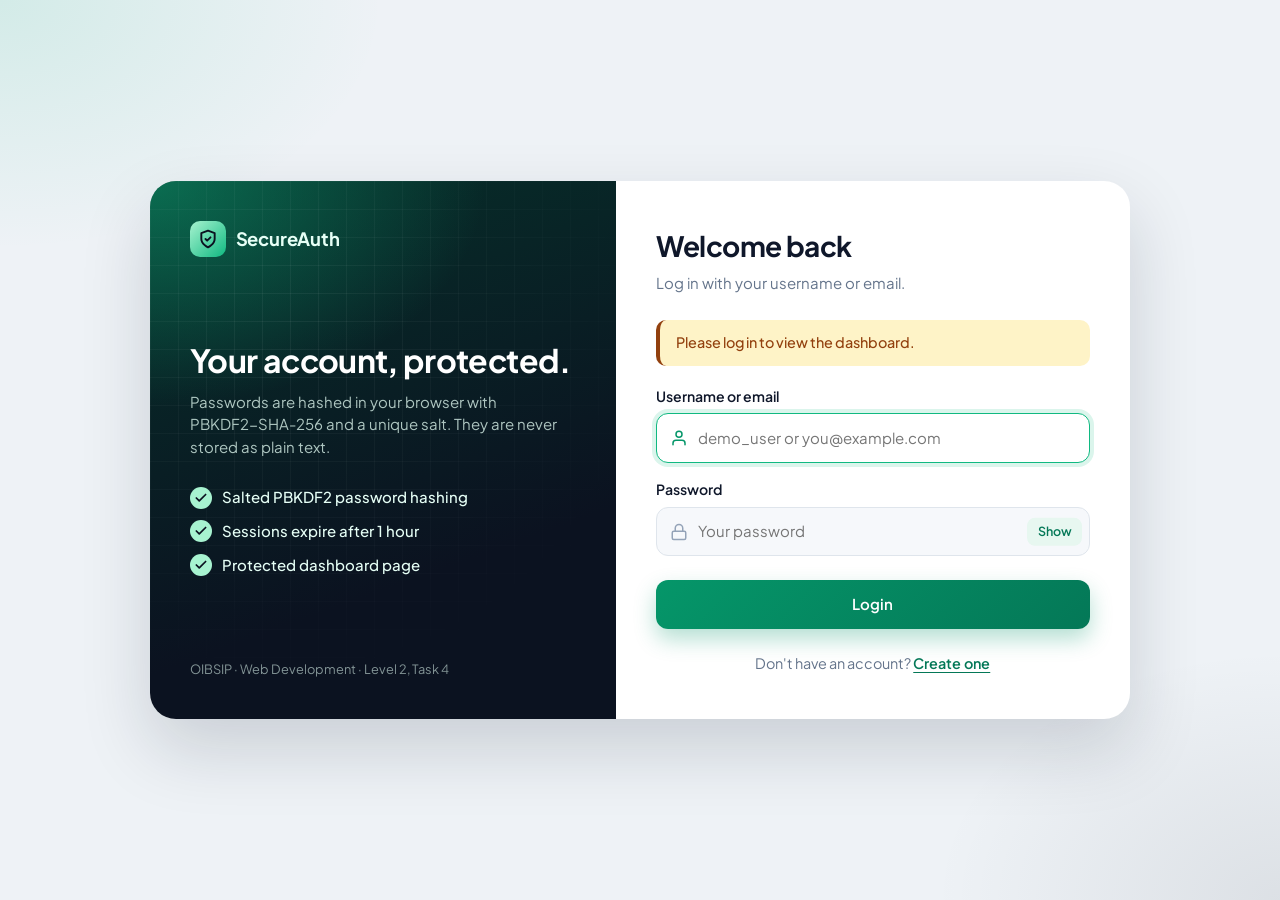
<file: WebDev-L2-LoginAuth/dashboard.html>
<!DOCTYPE html>
<html lang="en">
<head>
  <meta charset="UTF-8">
  <meta name="viewport" content="width=device-width, initial-scale=1.0">
  <meta name="description" content="Protected dashboard of a client-side authentication system.">
  <title>Dashboard | SecureAuth</title>
  <link rel="icon" href="data:image/svg+xml,%3Csvg xmlns='http://www.w3.org/2000/svg' viewBox='0 0 64 64'%3E%3Crect width='64' height='64' rx='16' fill='%230b1220'/%3E%3Cpath d='M32 52s14-7 14-18V20l-14-5-14 5v14c0 11 14 18 14 18z' fill='%2310b981'/%3E%3Cpath d='m26 33 5 5 8-9' fill='none' stroke='%230b1220' stroke-width='4' stroke-linecap='round' stroke-linejoin='round'/%3E%3C/svg%3E">
  <link rel="preconnect" href="https://fonts.googleapis.com">
  <link rel="preconnect" href="https://fonts.gstatic.com" crossorigin>
  <link href="https://fonts.googleapis.com/css2?family=Plus+Jakarta+Sans:wght@400;500;600;700&display=swap" rel="stylesheet">
  <link rel="stylesheet" href="style.css">
  <!-- Loaded in <head> so the login check runs before the page is shown -->
  <script src="auth.js"></script>
  <script src="dashboard.js"></script>
</head>
<body class="dashboard-page">
  <header class="topbar">
    <div class="topbar-inner">
      <div class="brand">
        <span class="brand-logo" aria-hidden="true">
          <svg viewBox="0 0 24 24"><path d="M12 22s8-4 8-10V5l-8-3-8 3v7c0 6 8 10 8 10z"/><path d="m9 12 2 2 4-4"/></svg>
        </span>
        <span class="brand-name">SecureAuth</span>
      </div>
      <div class="topbar-right">
        <div class="user-chip">
          <span class="avatar" id="user-avatar" aria-hidden="true"></span>
          <span id="user-name"></span>
        </div>
        <button type="button" id="logout-btn" class="btn btn-outline">
          <svg viewBox="0 0 24 24" aria-hidden="true"><path d="M9 21H5a2 2 0 0 1-2-2V5a2 2 0 0 1 2-2h4"/><path d="m16 17 5-5-5-5"/><path d="M21 12H9"/></svg>
          Logout
        </button>
      </div>
    </div>
  </header>

  <!-- Hidden until dashboard.js confirms there is a valid session -->
  <main id="dashboard" class="dashboard" hidden>
    <section class="welcome">
      <p class="badge">
        <svg viewBox="0 0 24 24" aria-hidden="true"><rect x="3" y="11" width="18" height="11" rx="2"/><path d="M7 11V7a5 5 0 0 1 10 0v4"/></svg>
        Protected page
      </p>
      <h1>Welcome, <span id="welcome-name"></span>!</h1>
      <p class="lead">You are logged in. This page cannot be opened without a valid session.</p>
    </section>

    <div class="dash-grid">
      <section class="panel">
        <h2>
          <span class="panel-icon" aria-hidden="true"><svg viewBox="0 0 24 24"><path d="M20 21v-2a4 4 0 0 0-4-4H8a4 4 0 0 0-4 4v2"/><circle cx="12" cy="7" r="4"/></svg></span>
          Your account
        </h2>
        <dl class="details">
          <div><dt>Username</dt><dd id="info-username"></dd></div>
          <div><dt>Email</dt><dd id="info-email"></dd></div>
          <div><dt>Member since</dt><dd id="info-created"></dd></div>
          <div><dt>Previous login</dt><dd id="info-previous"></dd></div>
        </dl>
      </section>

      <section class="panel">
        <h2>
          <span class="panel-icon" aria-hidden="true"><svg viewBox="0 0 24 24"><circle cx="12" cy="12" r="10"/><path d="M12 6v6l4 2"/></svg></span>
          Session
        </h2>
        <dl class="details">
          <div><dt>Logged in at</dt><dd id="info-login"></dd></div>
          <div><dt>Session expires</dt><dd id="info-expires"></dd></div>
        </dl>
        <p class="note">The session ends when you log out or after 1 hour.</p>
      </section>

      <section class="panel panel-wide">
        <h2>
          <span class="panel-icon" aria-hidden="true"><svg viewBox="0 0 24 24"><path d="M12 22s8-4 8-10V5l-8-3-8 3v7c0 6 8 10 8 10z"/></svg></span>
          How your password is stored
        </h2>
        <p class="note">
          Your password is never saved as plain text. It is hashed with PBKDF2 (SHA-256,
          100,000 rounds) using a random salt, and only the hash is stored:
        </p>
        <code id="info-hash" class="hash"></code>
      </section>
    </div>
  </main>
</body>
</html>
</file>
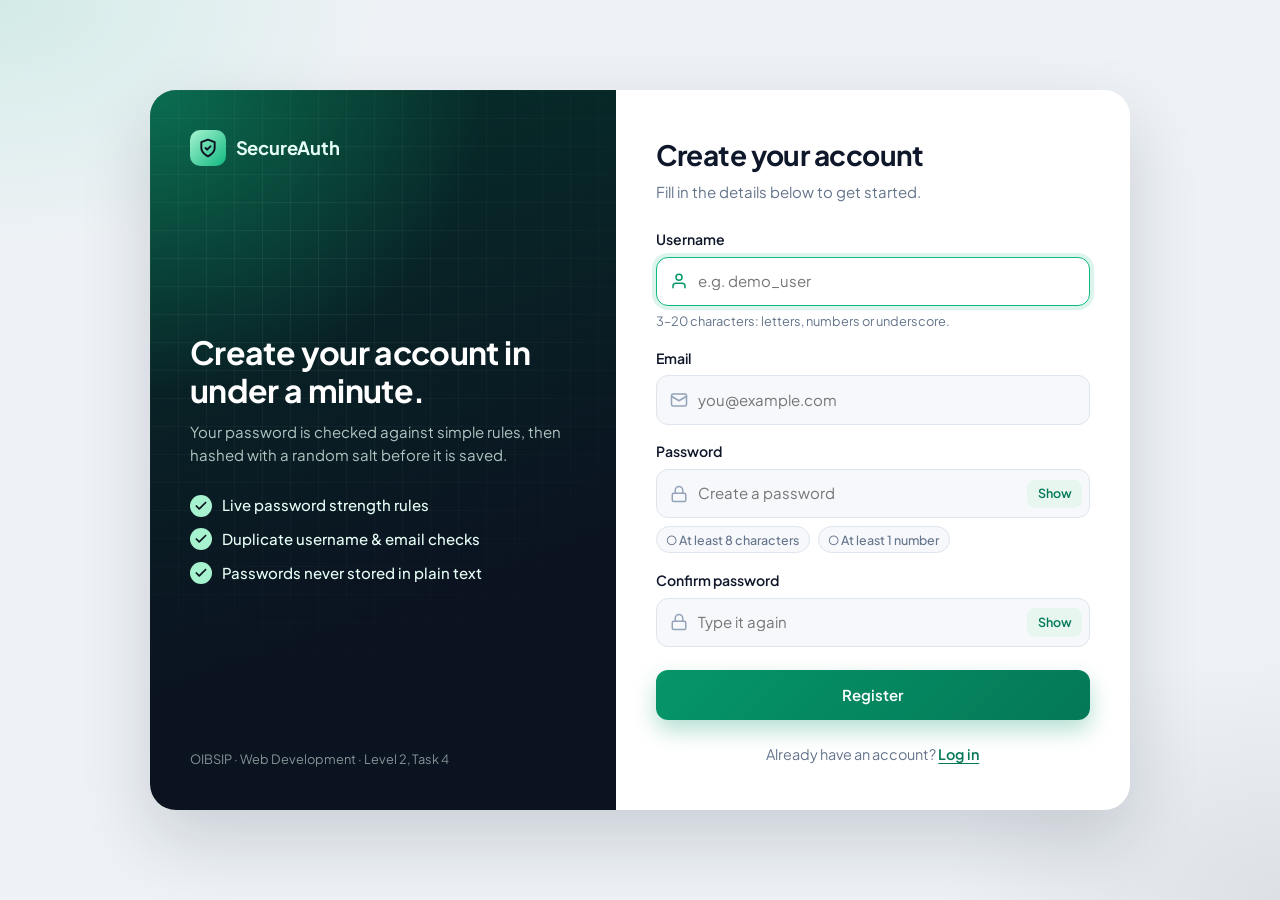
<file: WebDev-L2-LoginAuth/register.html>
<!DOCTYPE html>
<html lang="en">
<head>
  <meta charset="UTF-8">
  <meta name="viewport" content="width=device-width, initial-scale=1.0">
  <meta name="description" content="Registration page of a client-side authentication system.">
  <title>Register | SecureAuth</title>
  <link rel="icon" href="data:image/svg+xml,%3Csvg xmlns='http://www.w3.org/2000/svg' viewBox='0 0 64 64'%3E%3Crect width='64' height='64' rx='16' fill='%230b1220'/%3E%3Cpath d='M32 52s14-7 14-18V20l-14-5-14 5v14c0 11 14 18 14 18z' fill='%2310b981'/%3E%3Cpath d='m26 33 5 5 8-9' fill='none' stroke='%230b1220' stroke-width='4' stroke-linecap='round' stroke-linejoin='round'/%3E%3C/svg%3E">
  <link rel="preconnect" href="https://fonts.googleapis.com">
  <link rel="preconnect" href="https://fonts.gstatic.com" crossorigin>
  <link href="https://fonts.googleapis.com/css2?family=Plus+Jakarta+Sans:wght@400;500;600;700&display=swap" rel="stylesheet">
  <link rel="stylesheet" href="style.css">
</head>
<body class="auth-page">
  <div class="auth-shell">
    <!-- Left: brand panel -->
    <aside class="auth-brand">
      <div class="brand">
        <span class="brand-logo" aria-hidden="true">
          <svg viewBox="0 0 24 24"><path d="M12 22s8-4 8-10V5l-8-3-8 3v7c0 6 8 10 8 10z"/><path d="m9 12 2 2 4-4"/></svg>
        </span>
        <span class="brand-name">SecureAuth</span>
      </div>
      <div class="brand-copy">
        <h2>Create your account in under a minute.</h2>
        <p>Your password is checked against simple rules, then hashed with a random salt before it is saved.</p>
        <ul class="brand-points">
          <li><svg viewBox="0 0 24 24" aria-hidden="true"><path d="M20 6 9 17l-5-5"/></svg>Live password strength rules</li>
          <li><svg viewBox="0 0 24 24" aria-hidden="true"><path d="M20 6 9 17l-5-5"/></svg>Duplicate username &amp; email checks</li>
          <li><svg viewBox="0 0 24 24" aria-hidden="true"><path d="M20 6 9 17l-5-5"/></svg>Passwords never stored in plain text</li>
        </ul>
      </div>
      <p class="brand-foot">OIBSIP &middot; Web Development &middot; Level 2, Task 4</p>
    </aside>

    <!-- Right: registration form -->
    <main class="auth-card">
      <h1>Create your account</h1>
      <p class="lead">Fill in the details below to get started.</p>

      <div id="alert" class="alert" role="alert" hidden></div>

      <form id="register-form" novalidate>
        <div class="field">
          <label for="username">Username</label>
          <div class="input-wrap">
            <svg class="input-icon" viewBox="0 0 24 24" aria-hidden="true"><path d="M20 21v-2a4 4 0 0 0-4-4H8a4 4 0 0 0-4 4v2"/><circle cx="12" cy="7" r="4"/></svg>
            <input id="username" name="username" type="text" autocomplete="username" maxlength="20" placeholder="e.g. demo_user" autofocus>
          </div>
          <p class="field-hint">3&ndash;20 characters: letters, numbers or underscore.</p>
          <p class="field-error" id="username-error"></p>
        </div>

        <div class="field">
          <label for="email">Email</label>
          <div class="input-wrap">
            <svg class="input-icon" viewBox="0 0 24 24" aria-hidden="true"><rect x="2" y="4" width="20" height="16" rx="2"/><path d="m22 7-10 6L2 7"/></svg>
            <input id="email" name="email" type="email" autocomplete="email" placeholder="you@example.com">
          </div>
          <p class="field-error" id="email-error"></p>
        </div>

        <div class="field">
          <label for="password">Password</label>
          <div class="input-wrap has-toggle">
            <svg class="input-icon" viewBox="0 0 24 24" aria-hidden="true"><rect x="3" y="11" width="18" height="11" rx="2"/><path d="M7 11V7a5 5 0 0 1 10 0v4"/></svg>
            <input id="password" name="password" type="password" autocomplete="new-password" placeholder="Create a password">
            <button type="button" class="toggle-password" data-target="password" aria-pressed="false" aria-label="Show password">Show</button>
          </div>
          <ul class="password-rules" aria-live="polite">
            <li id="rule-length">At least 8 characters</li>
            <li id="rule-number">At least 1 number</li>
          </ul>
          <p class="field-error" id="password-error"></p>
        </div>

        <div class="field">
          <label for="confirm">Confirm password</label>
          <div class="input-wrap has-toggle">
            <svg class="input-icon" viewBox="0 0 24 24" aria-hidden="true"><rect x="3" y="11" width="18" height="11" rx="2"/><path d="M7 11V7a5 5 0 0 1 10 0v4"/></svg>
            <input id="confirm" name="confirm" type="password" autocomplete="new-password" placeholder="Type it again">
            <button type="button" class="toggle-password" data-target="confirm" aria-pressed="false" aria-label="Show password">Show</button>
          </div>
          <p class="field-error" id="confirm-error"></p>
        </div>

        <button type="submit" id="submit-btn" class="btn btn-primary">Register</button>
      </form>

      <p class="switch">Already have an account? <a href="index.html">Log in</a></p>
    </main>
  </div>

  <script src="auth.js"></script>
  <script src="register.js"></script>
</body>
</html>
</file>
<file: WebDev-L2-Calculator/style.css>
/* =============================================================
   Calculator — "Aurora glass" theme
   Change the colours here to re-theme the whole calculator.
   ============================================================= */
:root {
  --bg: #08090f;
  --glow-violet: rgba(139, 92, 246, 0.42);
  --glow-cyan: rgba(34, 211, 238, 0.26);

  --glass: rgba(255, 255, 255, 0.05);
  --glass-border: rgba(255, 255, 255, 0.1);
  --screen: rgba(0, 0, 0, 0.35);

  --text: #f4f4fb;
  --text-muted: #8a8fa8;

  --key: rgba(255, 255, 255, 0.06);
  --key-hover: rgba(255, 255, 255, 0.11);
  --key-border: rgba(255, 255, 255, 0.07);

  --fn-text: #67e8f9;
  --fn-bg: rgba(34, 211, 238, 0.07);
  --fn-bg-hover: rgba(34, 211, 238, 0.15);

  --op-text: #c4b5fd;
  --op-bg: rgba(139, 92, 246, 0.17);
  --op-bg-hover: rgba(139, 92, 246, 0.3);
  --op-border: rgba(139, 92, 246, 0.28);

  --accent-violet: #8b5cf6;
  --accent-indigo: #6366f1;
  --accent-cyan: #22d3ee;
  --error: #fb7185;

  --radius: 20px;
}

*,
*::before,
*::after {
  box-sizing: border-box;
  margin: 0;
  padding: 0;
}

body {
  min-height: 100vh;
  display: flex;
  flex-direction: column;
  align-items: center;
  justify-content: center;
  gap: 1.5rem;
  padding: 1.5rem 1rem;
  font-family: "Space Grotesk", "Segoe UI", system-ui, sans-serif;
  color: var(--text);
  background-color: var(--bg);
  /* Two soft "aurora" glows behind the glass card */
  background-image:
    radial-gradient(38rem 30rem at 12% 8%, var(--glow-violet), transparent 62%),
    radial-gradient(34rem 28rem at 92% 96%, var(--glow-cyan), transparent 62%);
}

/* ===== Glass card ===== */
.calculator {
  width: 100%;
  max-width: 370px;
  padding: 1.1rem 1.2rem 1.25rem;
  background: var(--glass);
  border: 1px solid var(--glass-border);
  border-radius: 32px;
  box-shadow:
    0 30px 80px rgba(0, 0, 0, 0.55),
    inset 0 1px 0 rgba(255, 255, 255, 0.08);
  backdrop-filter: blur(24px);
  -webkit-backdrop-filter: blur(24px);
}

.calc-header {
  display: flex;
  align-items: center;
  justify-content: space-between;
  padding: 0.2rem 0.3rem 0.95rem;
  font-size: 0.85rem;
  color: var(--text-muted);
}

.calc-title {
  display: inline-flex;
  align-items: center;
  gap: 0.55rem;
  font-weight: 600;
  letter-spacing: 0.02em;
  color: var(--text);
}

.calc-dot {
  width: 10px;
  height: 10px;
  border-radius: 50%;
  background: linear-gradient(135deg, var(--accent-violet), var(--accent-cyan));
  box-shadow: 0 0 12px var(--accent-violet);
}

.calc-mode {
  padding: 0.2rem 0.7rem;
  border: 1px solid var(--glass-border);
  border-radius: 999px;
  font-size: 0.75rem;
}

/* ===== Display ===== */
.display {
  display: flex;
  flex-direction: column;
  justify-content: flex-end;
  align-items: flex-end;
  min-height: 128px;
  margin-bottom: 1.2rem;
  padding: 1rem 1.15rem;
  background: var(--screen);
  border: 1px solid var(--key-border);
  border-radius: 22px;
  text-align: right;
  overflow: hidden;
}

.expression {
  min-height: 1.4rem;
  font-size: 1rem;
  color: var(--text-muted);
  word-break: break-all;
}

.current {
  font-size: 3rem;
  font-weight: 400;
  line-height: 1.15;
  letter-spacing: -0.02em;
  word-break: break-all;
}

/* Long numbers get a smaller font so they still fit */
.current.small {
  font-size: 1.9rem;
}

.current.error {
  font-size: 1.35rem;
  color: var(--error);
}

/* ===== Buttons laid out with CSS Grid ===== */
.keys {
  display: grid;
  grid-template-columns: repeat(4, 1fr);
  gap: 0.7rem;
}

.key {
  height: 64px;
  border: 1px solid var(--key-border);
  border-radius: var(--radius);
  font: inherit;
  font-size: 1.45rem;
  font-weight: 500;
  color: var(--text);
  background: var(--key);
  cursor: pointer;
  transition: background-color 0.15s ease, transform 0.08s ease, filter 0.15s ease;
  user-select: none;
}

.key:hover {
  background: var(--key-hover);
}

.key:active,
.key.pressed {
  transform: scale(0.94);
}

.key:focus-visible {
  outline: 2px solid var(--accent-cyan);
  outline-offset: 2px;
}

/* C, backspace and ± */
.key-fn {
  color: var(--fn-text);
  background: var(--fn-bg);
}

.key-fn:hover {
  background: var(--fn-bg-hover);
}

/* ÷ × − + */
.key-op {
  font-size: 1.6rem;
  color: var(--op-text);
  background: var(--op-bg);
  border-color: var(--op-border);
}

.key-op:hover {
  background: var(--op-bg-hover);
}

/* = */
.key-equals {
  font-weight: 600;
  color: #ffffff;
  border: none;
  background: linear-gradient(135deg, var(--accent-violet), var(--accent-indigo) 55%, var(--accent-cyan));
  box-shadow: 0 10px 26px rgba(139, 92, 246, 0.45);
}

.key-equals:hover {
  background: linear-gradient(135deg, var(--accent-violet), var(--accent-indigo) 55%, var(--accent-cyan));
  filter: brightness(1.12);
}

/* The 0 button is twice as wide */
.key-zero {
  grid-column: span 2;
}

/* ===== Keyboard hint ===== */
.hint {
  display: flex;
  flex-wrap: wrap;
  align-items: center;
  justify-content: center;
  gap: 0.4rem;
  max-width: 370px;
  font-size: 0.8rem;
  color: var(--text-muted);
}

.hint span {
  margin-right: 0.2rem;
}

kbd {
  padding: 0.15rem 0.5rem;
  border: 1px solid var(--glass-border);
  border-bottom-width: 2px;
  border-radius: 6px;
  font-family: inherit;
  font-size: 0.75rem;
  color: var(--text);
  background: rgba(255, 255, 255, 0.04);
}

/* ===== Small phones ===== */
@media (max-width: 380px) {
  .calculator {
    padding: 0.9rem 0.9rem 1rem;
    border-radius: 26px;
  }

  .keys {
    gap: 0.55rem;
  }

  .key {
    height: 56px;
    font-size: 1.3rem;
  }

  .current {
    font-size: 2.5rem;
  }
}

@media (prefers-reduced-motion: reduce) {
  .key {
    transition: none;
  }
}
</file>
<file: WebDev-L2-LoginAuth/style.css>
/* =============================================================
   SecureAuth — split-screen auth theme (emerald + midnight)
   ============================================================= */
:root {
  --ink: #0b1220;
  --ink-soft: #111a2e;
  --emerald: #10b981;
  --emerald-600: #059669;
  --emerald-700: #047857;
  --mint: #a7f3d0;

  --bg: #eef2f6;
  --surface: #ffffff;
  --surface-soft: #f6f8fb;
  --text: #0f172a;
  --text-muted: #64748b;
  --border: #dfe5ec;

  --success: #047857;
  --success-soft: #d1fae5;
  --info: #1d4ed8;
  --info-soft: #dbeafe;
  --warning: #92400e;
  --warning-soft: #fef3c7;
  --error: #dc2626;
  --error-soft: #fee2e2;

  --radius: 12px;
}

*,
*::before,
*::after {
  box-sizing: border-box;
  margin: 0;
  padding: 0;
}

body {
  min-height: 100vh;
  font-family: "Plus Jakarta Sans", "Segoe UI", system-ui, sans-serif;
  font-size: 15px;
  line-height: 1.5;
  color: var(--text);
  background-color: var(--bg);
}

a {
  color: var(--emerald-700);
  font-weight: 600;
  text-underline-offset: 3px;
}

svg {
  fill: none;
  stroke: currentColor;
  stroke-width: 2;
  stroke-linecap: round;
  stroke-linejoin: round;
}

/* ===== Brand ===== */
.brand {
  display: flex;
  align-items: center;
  gap: 0.6rem;
}

.brand-logo {
  display: grid;
  place-items: center;
  width: 36px;
  height: 36px;
  border-radius: 10px;
  color: var(--ink);
  background: linear-gradient(135deg, var(--mint), var(--emerald));
}

.brand-logo svg {
  width: 20px;
  height: 20px;
  stroke-width: 2.3;
}

.brand-name {
  font-size: 1.15rem;
  font-weight: 700;
  letter-spacing: -0.01em;
}

/* ===== Login / register: split layout ===== */
.auth-page {
  display: grid;
  place-items: center;
  padding: 2rem 1rem;
  background-image:
    radial-gradient(40rem 26rem at 0% 0%, rgba(16, 185, 129, 0.12), transparent 60%),
    radial-gradient(36rem 26rem at 100% 100%, rgba(11, 18, 32, 0.08), transparent 60%);
}

.auth-shell {
  display: grid;
  grid-template-columns: 0.95fr 1.05fr;
  width: 100%;
  max-width: 980px;
  overflow: hidden;
  background: var(--surface);
  border-radius: 26px;
  box-shadow: 0 30px 70px rgba(15, 23, 42, 0.16);
}

/* Left: dark brand panel */
.auth-brand {
  position: relative;
  isolation: isolate;
  display: flex;
  flex-direction: column;
  justify-content: space-between;
  gap: 2.5rem;
  padding: 2.5rem;
  overflow: hidden;
  color: #e6fff6;
  background:
    radial-gradient(120% 70% at 0% 0%, rgba(16, 185, 129, 0.45), transparent 60%),
    linear-gradient(160deg, #06302a 0%, var(--ink) 70%);
}

/* Faint grid pattern */
.auth-brand::after {
  content: "";
  position: absolute;
  inset: 0;
  z-index: -1;
  background-image:
    linear-gradient(rgba(255, 255, 255, 0.06) 1px, transparent 1px),
    linear-gradient(90deg, rgba(255, 255, 255, 0.06) 1px, transparent 1px);
  background-size: 28px 28px;
  -webkit-mask-image: radial-gradient(circle at 30% 25%, #000, transparent 75%);
  mask-image: radial-gradient(circle at 30% 25%, #000, transparent 75%);
}

.brand-copy h2 {
  margin-bottom: 0.75rem;
  font-size: 2rem;
  font-weight: 700;
  line-height: 1.2;
  letter-spacing: -0.02em;
  color: #ffffff;
}

.brand-copy p {
  max-width: 34ch;
  color: rgba(230, 255, 246, 0.75);
}

.brand-points {
  display: grid;
  gap: 0.7rem;
  margin-top: 1.75rem;
  list-style: none;
}

.brand-points li {
  display: flex;
  align-items: center;
  gap: 0.65rem;
  font-weight: 500;
}

.brand-points svg {
  flex-shrink: 0;
  width: 22px;
  height: 22px;
  padding: 4px;
  border-radius: 50%;
  color: var(--ink);
  background: var(--mint);
  stroke-width: 3;
}

.brand-foot {
  font-size: 0.8rem;
  color: rgba(230, 255, 246, 0.55);
}

/* Right: form */
.auth-card {
  padding: 2.75rem 2.5rem;
}

.auth-card h1 {
  font-size: 1.75rem;
  font-weight: 700;
  letter-spacing: -0.02em;
}

.lead {
  margin: 0.3rem 0 1.6rem;
  color: var(--text-muted);
}

/* ===== Alerts ===== */
.alert {
  margin-bottom: 1.25rem;
  padding: 0.75rem 1rem;
  border-left: 4px solid;
  border-radius: 10px;
  font-size: 0.9rem;
  font-weight: 500;
}

.alert-success {
  color: var(--success);
  background: var(--success-soft);
}

.alert-info {
  color: var(--info);
  background: var(--info-soft);
}

.alert-warning {
  color: var(--warning);
  background: var(--warning-soft);
}

.alert-error {
  color: var(--error);
  background: var(--error-soft);
}

/* ===== Form fields ===== */
.field {
  margin-bottom: 1.05rem;
}

.field label {
  display: block;
  margin-bottom: 0.4rem;
  font-size: 0.88rem;
  font-weight: 600;
}

.input-wrap {
  position: relative;
}

.input-icon {
  position: absolute;
  top: 50%;
  left: 0.9rem;
  width: 18px;
  height: 18px;
  color: #94a3b8;
  transform: translateY(-50%);
  pointer-events: none;
  transition: color 0.15s ease;
}

.field input {
  width: 100%;
  padding: 0.78rem 0.9rem 0.78rem 2.6rem;
  border: 1.5px solid var(--border);
  border-radius: var(--radius);
  font: inherit;
  color: var(--text);
  background: var(--surface-soft);
  transition: border-color 0.15s ease, box-shadow 0.15s ease, background-color 0.15s ease;
}

.field input:focus {
  outline: none;
  border-color: var(--emerald);
  background: var(--surface);
  box-shadow: 0 0 0 4px rgba(16, 185, 129, 0.15);
}

.input-wrap:focus-within .input-icon {
  color: var(--emerald-600);
}

.field input.invalid {
  border-color: var(--error);
  background: #fffafa;
}

.field input.invalid:focus {
  box-shadow: 0 0 0 4px rgba(220, 38, 38, 0.12);
}

.has-toggle input {
  padding-right: 4.5rem;
}

.field-hint {
  margin-top: 0.35rem;
  font-size: 0.8rem;
  color: var(--text-muted);
}

.field-error {
  margin-top: 0.35rem;
  font-size: 0.82rem;
  font-weight: 500;
  color: var(--error);
}

.field-error:empty {
  display: none;
}

/* Show / Hide password button */
.toggle-password {
  position: absolute;
  top: 50%;
  right: 0.5rem;
  transform: translateY(-50%);
  padding: 0.3rem 0.65rem;
  border: none;
  border-radius: 8px;
  font: inherit;
  font-size: 0.78rem;
  font-weight: 600;
  color: var(--emerald-700);
  background: #e7f7f0;
  cursor: pointer;
}

.toggle-password:hover {
  background: #d3f1e4;
}

.toggle-password:focus-visible {
  outline: 2px solid var(--emerald);
}

/* Live password checklist */
.password-rules {
  display: flex;
  flex-wrap: wrap;
  gap: 0.35rem 0.5rem;
  margin-top: 0.5rem;
  list-style: none;
  font-size: 0.78rem;
  font-weight: 500;
}

.password-rules li {
  padding: 0.2rem 0.6rem;
  border-radius: 999px;
  color: var(--text-muted);
  background: var(--surface-soft);
  border: 1px solid var(--border);
  transition: all 0.2s ease;
}

.password-rules li::before {
  content: "○ ";
}

.password-rules li.met {
  color: var(--success);
  background: var(--success-soft);
  border-color: transparent;
}

.password-rules li.met::before {
  content: "✓ ";
}

/* ===== Buttons ===== */
.btn {
  padding: 0.8rem 1.2rem;
  border: none;
  border-radius: var(--radius);
  font: inherit;
  font-weight: 600;
  cursor: pointer;
  transition: background-color 0.15s ease, box-shadow 0.15s ease, transform 0.08s ease;
}

.btn:focus-visible {
  outline: 3px solid var(--mint);
  outline-offset: 2px;
}

.btn-primary {
  width: 100%;
  margin-top: 0.4rem;
  padding: 0.85rem 1.2rem;
  color: #ffffff;
  background: linear-gradient(135deg, var(--emerald-600), var(--emerald-700));
  box-shadow: 0 10px 22px rgba(5, 150, 105, 0.3);
}

.btn-primary:hover {
  box-shadow: 0 12px 26px rgba(5, 150, 105, 0.4);
}

.btn-primary:active {
  transform: translateY(1px);
}

.btn-primary:disabled {
  opacity: 0.65;
  cursor: wait;
}

.btn-outline {
  display: inline-flex;
  align-items: center;
  gap: 0.45rem;
  padding: 0.55rem 1rem;
  color: var(--text);
  background: var(--surface);
  border: 1.5px solid var(--border);
}

.btn-outline svg {
  width: 16px;
  height: 16px;
}

.btn-outline:hover {
  color: var(--error);
  border-color: #fca5a5;
  background: #fff5f5;
}

.switch {
  margin-top: 1.5rem;
  font-size: 0.9rem;
  text-align: center;
  color: var(--text-muted);
}

/* ===== Dashboard ===== */
.topbar {
  position: sticky;
  top: 0;
  z-index: 5;
  background: rgba(255, 255, 255, 0.9);
  border-bottom: 1px solid var(--border);
  backdrop-filter: blur(8px);
}

.topbar-inner {
  display: flex;
  align-items: center;
  justify-content: space-between;
  gap: 1rem;
  max-width: 1000px;
  margin: 0 auto;
  padding: 0.85rem 1.25rem;
}

.topbar-right {
  display: flex;
  align-items: center;
  gap: 0.75rem;
}

.user-chip {
  display: flex;
  align-items: center;
  gap: 0.5rem;
  font-weight: 600;
}

.avatar {
  display: grid;
  place-items: center;
  width: 34px;
  height: 34px;
  border-radius: 50%;
  font-weight: 700;
  color: var(--ink);
  background: linear-gradient(135deg, var(--mint), var(--emerald));
}

.dashboard {
  max-width: 1000px;
  margin: 0 auto;
  padding: 1.75rem 1.25rem 3rem;
}

.welcome {
  position: relative;
  isolation: isolate;
  margin-bottom: 1.5rem;
  padding: 2rem 2.25rem;
  overflow: hidden;
  border-radius: 22px;
  color: #ffffff;
  background:
    radial-gradient(90% 120% at 100% 0%, rgba(16, 185, 129, 0.5), transparent 60%),
    linear-gradient(135deg, #06302a, var(--ink) 75%);
}

.welcome::after {
  content: "";
  position: absolute;
  inset: 0;
  z-index: -1;
  background-image:
    linear-gradient(rgba(255, 255, 255, 0.06) 1px, transparent 1px),
    linear-gradient(90deg, rgba(255, 255, 255, 0.06) 1px, transparent 1px);
  background-size: 28px 28px;
  -webkit-mask-image: linear-gradient(90deg, transparent, #000);
  mask-image: linear-gradient(90deg, transparent, #000);
}

.welcome h1 {
  font-size: clamp(1.7rem, 4vw, 2.3rem);
  letter-spacing: -0.02em;
  overflow-wrap: anywhere;
}

.welcome .lead {
  margin: 0.35rem 0 0;
  color: rgba(255, 255, 255, 0.75);
}

.badge {
  display: inline-flex;
  align-items: center;
  gap: 0.4rem;
  margin-bottom: 0.75rem;
  padding: 0.25rem 0.75rem;
  border-radius: 999px;
  font-size: 0.72rem;
  font-weight: 700;
  letter-spacing: 0.08em;
  text-transform: uppercase;
  color: var(--ink);
  background: var(--mint);
}

.badge svg {
  width: 13px;
  height: 13px;
  stroke-width: 2.6;
}

.dash-grid {
  display: grid;
  grid-template-columns: repeat(2, minmax(0, 1fr));
  gap: 1.25rem;
}

.panel {
  padding: 1.5rem;
  background: var(--surface);
  border: 1px solid var(--border);
  border-radius: 18px;
  box-shadow: 0 1px 2px rgba(15, 23, 42, 0.04);
}

.panel-wide {
  grid-column: 1 / -1;
}

.panel h2 {
  display: flex;
  align-items: center;
  gap: 0.6rem;
  margin-bottom: 1rem;
  font-size: 1.05rem;
}

.panel-icon {
  display: grid;
  place-items: center;
  width: 32px;
  height: 32px;
  border-radius: 9px;
  color: var(--emerald-700);
  background: #e7f7f0;
}

.panel-icon svg {
  width: 17px;
  height: 17px;
}

.details div {
  display: flex;
  justify-content: space-between;
  gap: 1rem;
  padding: 0.65rem 0;
  border-bottom: 1px solid var(--surface-soft);
}

.details div:last-child {
  border-bottom: none;
}

.details dt {
  color: var(--text-muted);
}

.details dd {
  font-weight: 600;
  text-align: right;
  overflow-wrap: anywhere;
}

.note {
  margin-top: 0.75rem;
  font-size: 0.88rem;
  color: var(--text-muted);
}

.hash {
  display: block;
  margin-top: 0.85rem;
  padding: 0.85rem 1rem;
  border-radius: 10px;
  font-family: Consolas, "Courier New", monospace;
  font-size: 0.85rem;
  color: var(--mint);
  background: var(--ink);
  overflow-wrap: anywhere;
}

/* ===== Responsive ===== */
@media (max-width: 860px) {
  .auth-shell {
    grid-template-columns: minmax(0, 1fr);
    max-width: 480px;
  }

  .auth-brand {
    gap: 1rem;
    padding: 1.5rem 1.75rem;
  }

  .brand-copy h2 {
    margin: 0;
    font-size: 1.35rem;
  }

  .brand-copy p,
  .brand-points,
  .brand-foot {
    display: none;
  }

  .auth-card {
    padding: 2rem 1.75rem;
  }
}

@media (max-width: 640px) {
  .dash-grid {
    grid-template-columns: minmax(0, 1fr);
  }

  .welcome {
    padding: 1.5rem;
  }

  .user-chip span:last-child {
    display: none;
  }

  .details div {
    flex-direction: column;
    gap: 0.1rem;
  }

  .details dd {
    text-align: left;
  }
}

@media (max-width: 420px) {
  .auth-page {
    padding: 1rem 0.75rem;
  }

  .auth-card {
    padding: 1.75rem 1.25rem;
  }
}
</file>
<file: WebDev-L2-TodoApp/style.css>
/* =============================================================
   To-Do App — clean "productivity" theme
   ============================================================= */
:root {
  --bg: #f5f6fb;
  --grid-dot: #dcdfeb;
  --surface: #ffffff;
  --surface-soft: #f9fafc;
  --ink: #111827;
  --text-muted: #6b7280;
  --border: #e6e8f0;
  --border-strong: #d5d8e5;

  --primary: #5b5bd6;
  --primary-hover: #4949c4;
  --primary-soft: #eeeefc;

  --pending: #f59e0b;
  --pending-soft: #fef3c7;
  --pending-text: #92400e;

  --done: #10b981;
  --done-soft: #d1fae5;
  --done-text: #065f46;

  --danger: #e5484d;
  --danger-soft: #feecec;

  --radius: 14px;
  --shadow-sm: 0 1px 2px rgba(17, 24, 39, 0.05);
  --shadow-md: 0 8px 24px rgba(17, 24, 39, 0.07);
}

/* Lets the progress ring animate smoothly */
@property --progress {
  syntax: "<number>";
  inherits: false;
  initial-value: 0;
}

*,
*::before,
*::after {
  box-sizing: border-box;
  margin: 0;
  padding: 0;
}

body {
  min-height: 100vh;
  padding: 2.75rem 1.25rem;
  font-family: "Plus Jakarta Sans", "Segoe UI", system-ui, sans-serif;
  font-size: 15px;
  color: var(--ink);
  background-color: var(--bg);
  /* subtle dotted "notebook" background */
  background-image: radial-gradient(var(--grid-dot) 1px, transparent 1px);
  background-size: 22px 22px;
}

.visually-hidden {
  position: absolute;
  width: 1px;
  height: 1px;
  overflow: hidden;
  clip: rect(0 0 0 0);
  white-space: nowrap;
}

.app {
  max-width: 1000px;
  margin: 0 auto;
}

/* ===== Header ===== */
.app-header {
  display: flex;
  align-items: flex-end;
  justify-content: space-between;
  gap: 1.5rem;
  margin-bottom: 1.75rem;
}

.eyebrow {
  font-size: 0.8rem;
  font-weight: 600;
  letter-spacing: 0.08em;
  text-transform: uppercase;
  color: var(--primary);
}

.app-header h1 {
  margin: 0.2rem 0 0.3rem;
  font-size: 2.3rem;
  font-weight: 700;
  letter-spacing: -0.02em;
}

.subtitle {
  color: var(--text-muted);
}

/* ===== Progress ring ===== */
.progress-card {
  display: flex;
  align-items: center;
  gap: 0.9rem;
  padding: 0.75rem 1.1rem 0.75rem 0.75rem;
  background: var(--surface);
  border: 1px solid var(--border);
  border-radius: 18px;
  box-shadow: var(--shadow-sm);
}

.progress-ring {
  --progress: 0;
  position: relative;
  display: grid;
  place-items: center;
  width: 58px;
  height: 58px;
  border-radius: 50%;
  background: conic-gradient(var(--primary) calc(var(--progress) * 1%), var(--primary-soft) 0);
  transition: --progress 0.5s ease;
}

.progress-ring::before {
  content: "";
  position: absolute;
  inset: 6px;
  border-radius: 50%;
  background: var(--surface);
}

.progress-ring span {
  position: relative;
  font-size: 0.8rem;
  font-weight: 700;
}

.progress-info {
  display: flex;
  flex-direction: column;
  font-size: 0.85rem;
  color: var(--text-muted);
}

.progress-info strong {
  font-size: 0.95rem;
  color: var(--ink);
}

/* ===== Add-task form ===== */
.task-form {
  display: flex;
  gap: 0.75rem;
  padding: 0.5rem;
  background: var(--surface);
  border: 1px solid var(--border);
  border-radius: 18px;
  box-shadow: var(--shadow-md);
}

.input-wrap {
  position: relative;
  flex: 1;
  min-width: 0;
}

.input-icon {
  position: absolute;
  top: 50%;
  left: 0.9rem;
  width: 20px;
  height: 20px;
  transform: translateY(-50%);
  fill: none;
  stroke: var(--primary);
  stroke-width: 2.4;
  stroke-linecap: round;
}

.task-form input {
  width: 100%;
  height: 100%;
  min-height: 48px;
  padding: 0.75rem 1rem 0.75rem 2.75rem;
  border: 2px solid transparent;
  border-radius: 12px;
  font: inherit;
  color: var(--ink);
  background: var(--surface-soft);
  transition: border-color 0.15s ease, background-color 0.15s ease;
}

.task-form input:focus {
  outline: none;
  border-color: var(--primary);
  background: var(--surface);
}

.task-form input.invalid {
  border-color: var(--danger);
}

.form-error {
  min-height: 1.4rem;
  margin: 0.45rem 0.5rem 1.1rem;
  font-size: 0.85rem;
  font-weight: 500;
  color: var(--danger);
}

/* ===== Buttons ===== */
.btn {
  padding: 0.5rem 0.9rem;
  border: none;
  border-radius: 10px;
  font: inherit;
  font-size: 0.85rem;
  font-weight: 600;
  cursor: pointer;
  transition: background-color 0.15s ease, color 0.15s ease;
}

.btn:focus-visible {
  outline: 3px solid var(--primary);
  outline-offset: 2px;
}

.btn-primary {
  padding: 0.8rem 1.5rem;
  font-size: 0.95rem;
  color: #ffffff;
  background: var(--primary);
  box-shadow: 0 6px 16px rgba(91, 91, 214, 0.35);
}

.btn-primary:hover {
  background: var(--primary-hover);
}

.btn-save {
  color: #ffffff;
  background: var(--done);
}

.btn-cancel {
  color: var(--text-muted);
  background: #f1f2f6;
}

/* Icon-only buttons (edit / delete) */
.icon-btn {
  display: grid;
  place-items: center;
  width: 34px;
  height: 34px;
  padding: 0;
  border-radius: 10px;
  color: var(--text-muted);
  background: transparent;
}

.icon-btn svg {
  width: 17px;
  height: 17px;
  fill: none;
  stroke: currentColor;
  stroke-width: 2;
  stroke-linecap: round;
  stroke-linejoin: round;
}

.btn-edit:hover {
  color: var(--primary);
  background: var(--primary-soft);
}

.btn-delete:hover {
  color: var(--danger);
  background: var(--danger-soft);
}

/* ===== Two lists side by side ===== */
.lists {
  display: grid;
  grid-template-columns: repeat(2, minmax(0, 1fr));
  gap: 1.5rem;
}

.panel {
  padding: 1.25rem;
  background: var(--surface);
  border: 1px solid var(--border);
  border-radius: 20px;
  box-shadow: var(--shadow-sm);
}

.panel-header {
  display: flex;
  align-items: center;
  justify-content: space-between;
  gap: 0.5rem;
  margin-bottom: 1rem;
}

.panel-header h2 {
  display: flex;
  align-items: center;
  gap: 0.6rem;
  font-size: 1.05rem;
  font-weight: 700;
}

.dot {
  width: 10px;
  height: 10px;
  border-radius: 50%;
}

.dot-pending {
  background: var(--pending);
  box-shadow: 0 0 0 4px var(--pending-soft);
}

.dot-done {
  background: var(--done);
  box-shadow: 0 0 0 4px var(--done-soft);
}

.count {
  padding: 0.25rem 0.7rem;
  border-radius: 999px;
  font-size: 0.78rem;
  font-weight: 600;
  white-space: nowrap;
}

.count-pending {
  color: var(--pending-text);
  background: var(--pending-soft);
}

.count-done {
  color: var(--done-text);
  background: var(--done-soft);
}

/* ===== Task items ===== */
.task-list {
  list-style: none;
  display: flex;
  flex-direction: column;
  gap: 0.65rem;
}

.task {
  display: grid;
  grid-template-columns: auto minmax(0, 1fr) auto;
  align-items: start;
  gap: 0.85rem;
  padding: 0.85rem 0.75rem 0.85rem 0.95rem;
  background: var(--surface);
  border: 1px solid var(--border);
  border-left: 3px solid var(--pending);
  border-radius: var(--radius);
  transition: border-color 0.15s ease, box-shadow 0.15s ease;
}

.task:hover {
  border-color: var(--border-strong);
  border-left-color: var(--pending);
  box-shadow: var(--shadow-md);
}

.task.completed {
  background: var(--surface-soft);
  border-left-color: var(--done);
}

/* Only the task that was just added slides in */
.task.is-new {
  animation: pop-in 0.25s ease;
}

@keyframes pop-in {
  from {
    opacity: 0;
    transform: translateY(-6px);
  }
}

/* Round "mark complete" toggle */
.toggle {
  width: 22px;
  height: 22px;
  margin-top: 1px;
  border: 2px solid #c9cbd8;
  border-radius: 50%;
  appearance: none;
  -webkit-appearance: none;
  cursor: pointer;
  display: grid;
  place-content: center;
  transition: background-color 0.15s ease, border-color 0.15s ease;
}

.toggle:hover {
  border-color: var(--done);
}

.toggle::after {
  content: "";
  width: 5px;
  height: 10px;
  margin-top: -2px;
  border: solid #ffffff;
  border-width: 0 2.5px 2.5px 0;
  transform: rotate(45deg) scale(0);
  transition: transform 0.15s ease;
}

.toggle:checked {
  border-color: var(--done);
  background: var(--done);
}

.toggle:checked::after {
  transform: rotate(45deg) scale(1);
}

.toggle:focus-visible {
  outline: 3px solid var(--primary);
  outline-offset: 2px;
}

.task-body {
  min-width: 0;
}

.task-text {
  display: block;
  font-weight: 500;
  line-height: 1.45;
  overflow-wrap: anywhere;
}

.task.completed .task-text {
  color: var(--text-muted);
  text-decoration: line-through;
  text-decoration-color: #b6b9c7;
}

.task-meta {
  display: block;
  margin-top: 0.25rem;
  font-size: 0.75rem;
  color: var(--text-muted);
}

.task-actions {
  display: flex;
  align-items: center;
  gap: 0.25rem;
}

/* Inline edit */
.edit-input {
  width: 100%;
  padding: 0.5rem 0.7rem;
  border: 2px solid var(--primary);
  border-radius: 10px;
  font: inherit;
  color: var(--ink);
}

.edit-input:focus {
  outline: none;
  box-shadow: 0 0 0 4px var(--primary-soft);
}

.edit-input.invalid {
  border-color: var(--danger);
}

.task.editing .task-actions {
  gap: 0.4rem;
}

/* ===== Empty states ===== */
.empty-state {
  padding: 1.75rem 1rem 1.5rem;
  border: 2px dashed var(--border);
  border-radius: var(--radius);
  font-size: 0.9rem;
  color: var(--text-muted);
  text-align: center;
}

.empty-state::before {
  content: "";
  display: block;
  width: 42px;
  height: 42px;
  margin: 0 auto 0.6rem;
  border-radius: 12px;
  background: var(--primary-soft) url("data:image/svg+xml,%3Csvg xmlns='http://www.w3.org/2000/svg' viewBox='0 0 24 24' fill='none' stroke='%235b5bd6' stroke-width='2' stroke-linecap='round'%3E%3Cpath d='M9 6h11M9 12h11M9 18h11M4 6h.01M4 12h.01M4 18h.01'/%3E%3C/svg%3E") center / 20px no-repeat;
}

.empty-done::before {
  background: var(--done-soft) url("data:image/svg+xml,%3Csvg xmlns='http://www.w3.org/2000/svg' viewBox='0 0 24 24' fill='none' stroke='%2310b981' stroke-width='2.4' stroke-linecap='round' stroke-linejoin='round'%3E%3Cpath d='M20 6 9 17l-5-5'/%3E%3C/svg%3E") center / 20px no-repeat;
}

.empty-state[hidden] {
  display: none;
}

.app-footer {
  margin-top: 2rem;
  font-size: 0.8rem;
  color: var(--text-muted);
  text-align: center;
}

/* ===== Responsive ===== */
@media (max-width: 760px) {
  body {
    padding: 1.75rem 1rem;
  }

  .app-header {
    flex-direction: column;
    align-items: stretch;
  }

  .app-header h1 {
    font-size: 1.9rem;
  }

  .lists {
    grid-template-columns: minmax(0, 1fr);
  }
}

@media (max-width: 480px) {
  .task-form {
    flex-direction: column;
  }

  .task {
    grid-template-columns: auto minmax(0, 1fr);
  }

  .task-actions {
    grid-column: 2;
  }
}

@media (prefers-reduced-motion: reduce) {
  .task.is-new,
  .progress-ring {
    animation: none;
    transition: none;
  }
}
</file>
<file: WebDev-L2-TributePage/style.css>
/* ===== Colour palette and fonts ===== */
:root {
  --navy: #1b1a3a;
  --navy-soft: #2a2852;
  --plum: #4a2c5e;
  --cream: #faf6ef;
  --cream-dark: #efe6d6;
  --gold: #d4a64a;
  --gold-light: #f0d48f;
  --ink: #2b2730;
  --ink-muted: #6b6475;
  --white: #ffffff;

  --font-heading: "Playfair Display", Georgia, "Times New Roman", serif;
  --font-body: "Source Sans 3", "Segoe UI", system-ui, sans-serif;
}

*,
*::before,
*::after {
  box-sizing: border-box;
  margin: 0;
  padding: 0;
}

html {
  scroll-behavior: smooth;
  scroll-padding-top: 4rem; /* keeps headings visible below the sticky nav */
}

body {
  font-family: var(--font-body);
  font-size: 1.1rem;
  line-height: 1.7;
  color: var(--ink);
  background: var(--cream);
}

h1,
h2,
h3 {
  font-family: var(--font-heading);
  line-height: 1.2;
}

h2 {
  margin-bottom: 1.5rem;
  font-size: clamp(1.8rem, 4vw, 2.4rem);
}

img {
  display: block;
  max-width: 100%;
  height: auto;
}

a {
  color: inherit;
}

.container {
  max-width: 1080px;
  margin: 0 auto;
  padding: 0 1.25rem;
}

.container.narrow {
  max-width: 760px;
}

/* ===== Sticky navigation ===== */
.site-nav {
  position: sticky;
  top: 0;
  z-index: 10;
  display: flex;
  align-items: center;
  justify-content: space-between;
  gap: 1rem;
  padding: 0.85rem 1.25rem;
  background: rgba(27, 26, 58, 0.95);
  backdrop-filter: blur(6px);
}

.nav-brand {
  font-family: var(--font-heading);
  font-size: 1.2rem;
  font-weight: 700;
  color: var(--gold-light);
  text-decoration: none;
}

.site-nav ul {
  display: flex;
  flex-wrap: wrap;
  gap: 0.25rem 1.25rem;
  list-style: none;
}

.site-nav ul a {
  font-size: 0.95rem;
  color: var(--cream);
  text-decoration: none;
  border-bottom: 2px solid transparent;
  transition: border-color 0.2s ease, color 0.2s ease;
}

.site-nav ul a:hover,
.site-nav ul a:focus-visible {
  color: var(--gold-light);
  border-color: var(--gold);
  outline: none;
}

/* ===== Hero ===== */
/* The header spans the full width; the inner grid is centred */
.hero {
  background: var(--navy);
  color: var(--cream);
}

.hero-inner {
  display: grid;
  grid-template-columns: 1.1fr 0.9fr;
  align-items: center;
  gap: 3rem;
  max-width: 1080px;
  margin: 0 auto;
  padding: 4rem 1.25rem 5rem;
}

.eyebrow {
  font-size: 0.9rem;
  font-weight: 600;
  letter-spacing: 0.2em;
  text-transform: uppercase;
  color: var(--gold);
}

.hero h1 {
  margin: 0.5rem 0 1rem;
  font-size: clamp(2.8rem, 8vw, 5rem);
  color: var(--white);
}

.tagline {
  max-width: 30ch;
  font-family: var(--font-heading);
  font-size: clamp(1.2rem, 2.6vw, 1.55rem);
  font-style: italic;
  font-weight: 500;
  color: var(--cream-dark);
}

.hero-figure {
  justify-self: center;
  max-width: 380px;
}

.hero-figure img {
  border: 6px solid var(--gold);
  border-radius: 200px 200px 12px 12px; /* arched frame */
  box-shadow: 0 25px 50px rgba(0, 0, 0, 0.45);
}

.hero-figure figcaption {
  margin-top: 0.75rem;
  font-size: 0.85rem;
  text-align: center;
  color: var(--cream-dark);
}

/* ===== Sections ===== */
.section {
  padding: 4.5rem 0;
}

.section-light {
  background: var(--cream);
}

.section-light p + p {
  margin-top: 1.1rem;
}

#biography h2::after,
#timeline h2::after {
  content: "";
  display: block;
  width: 64px;
  height: 4px;
  margin-top: 0.75rem;
  background: var(--gold);
  border-radius: 2px;
}

/* ===== Quote ===== */
.section-quote {
  background: var(--plum);
  color: var(--white);
  text-align: center;
}

.quote p {
  font-family: var(--font-heading);
  font-size: clamp(1.5rem, 3.6vw, 2.2rem);
  font-style: italic;
  font-weight: 500;
  line-height: 1.45;
}

.quote footer {
  margin-top: 1.25rem;
  font-size: 1rem;
  letter-spacing: 0.05em;
  color: var(--gold-light);
}

/* ===== Timeline ===== */
.timeline {
  position: relative;
  list-style: none;
  display: grid;
  grid-template-columns: repeat(2, minmax(0, 1fr));
  gap: 1.25rem;
}

.timeline li {
  display: flex;
  gap: 1rem;
  padding: 1.25rem;
  background: var(--white);
  border: 1px solid var(--cream-dark);
  border-left: 5px solid var(--gold);
  border-radius: 12px;
  box-shadow: 0 6px 18px rgba(43, 39, 48, 0.06);
}

.year {
  flex-shrink: 0;
  font-family: var(--font-heading);
  font-size: 1.5rem;
  font-weight: 700;
  color: var(--plum);
}

.event h3 {
  margin-bottom: 0.25rem;
  font-size: 1.15rem;
}

.event p {
  font-size: 1rem;
  color: var(--ink-muted);
}

/* ===== Legacy cards ===== */
.section-dark {
  background: var(--navy);
  color: var(--cream);
}

.section-dark h2 {
  color: var(--white);
  text-align: center;
}

.cards {
  display: grid;
  grid-template-columns: repeat(3, minmax(0, 1fr));
  gap: 1.5rem;
}

.card {
  padding: 1.75rem;
  background: var(--navy-soft);
  border-top: 4px solid var(--gold);
  border-radius: 12px;
}

.card h3 {
  margin-bottom: 0.75rem;
  font-size: 1.3rem;
  color: var(--gold-light);
}

.card p {
  font-size: 1rem;
}

/* ===== Footer ===== */
.site-footer {
  padding: 3.5rem 0;
  background: var(--cream-dark);
}

.site-footer h2 {
  font-size: 1.5rem;
}

.sources {
  display: grid;
  gap: 0.5rem;
  list-style: none;
}

.sources a {
  color: var(--plum);
  font-weight: 600;
  text-underline-offset: 3px;
}

.sources a:hover {
  color: var(--navy);
}

.credit {
  margin-top: 2rem;
  font-size: 0.9rem;
  color: var(--ink-muted);
}

/* ===== Tablet ===== */
@media (max-width: 860px) {
  .hero-inner {
    grid-template-columns: 1fr;
    gap: 2rem;
    padding: 3rem 1.25rem 3.5rem;
    text-align: center;
  }

  .tagline {
    margin: 0 auto;
  }

  .hero-figure {
    max-width: 300px;
  }

  .timeline,
  .cards {
    grid-template-columns: minmax(0, 1fr);
  }
}

/* ===== Phone ===== */
@media (max-width: 520px) {
  body {
    font-size: 1rem;
  }

  .site-nav {
    flex-direction: column;
    gap: 0.4rem;
    padding: 0.6rem 1rem;
  }

  .site-nav ul {
    justify-content: center;
    gap: 0.25rem 1rem;
  }

  .section {
    padding: 3rem 0;
  }

  .timeline li {
    flex-direction: column;
    gap: 0.25rem;
  }
}
</file>
